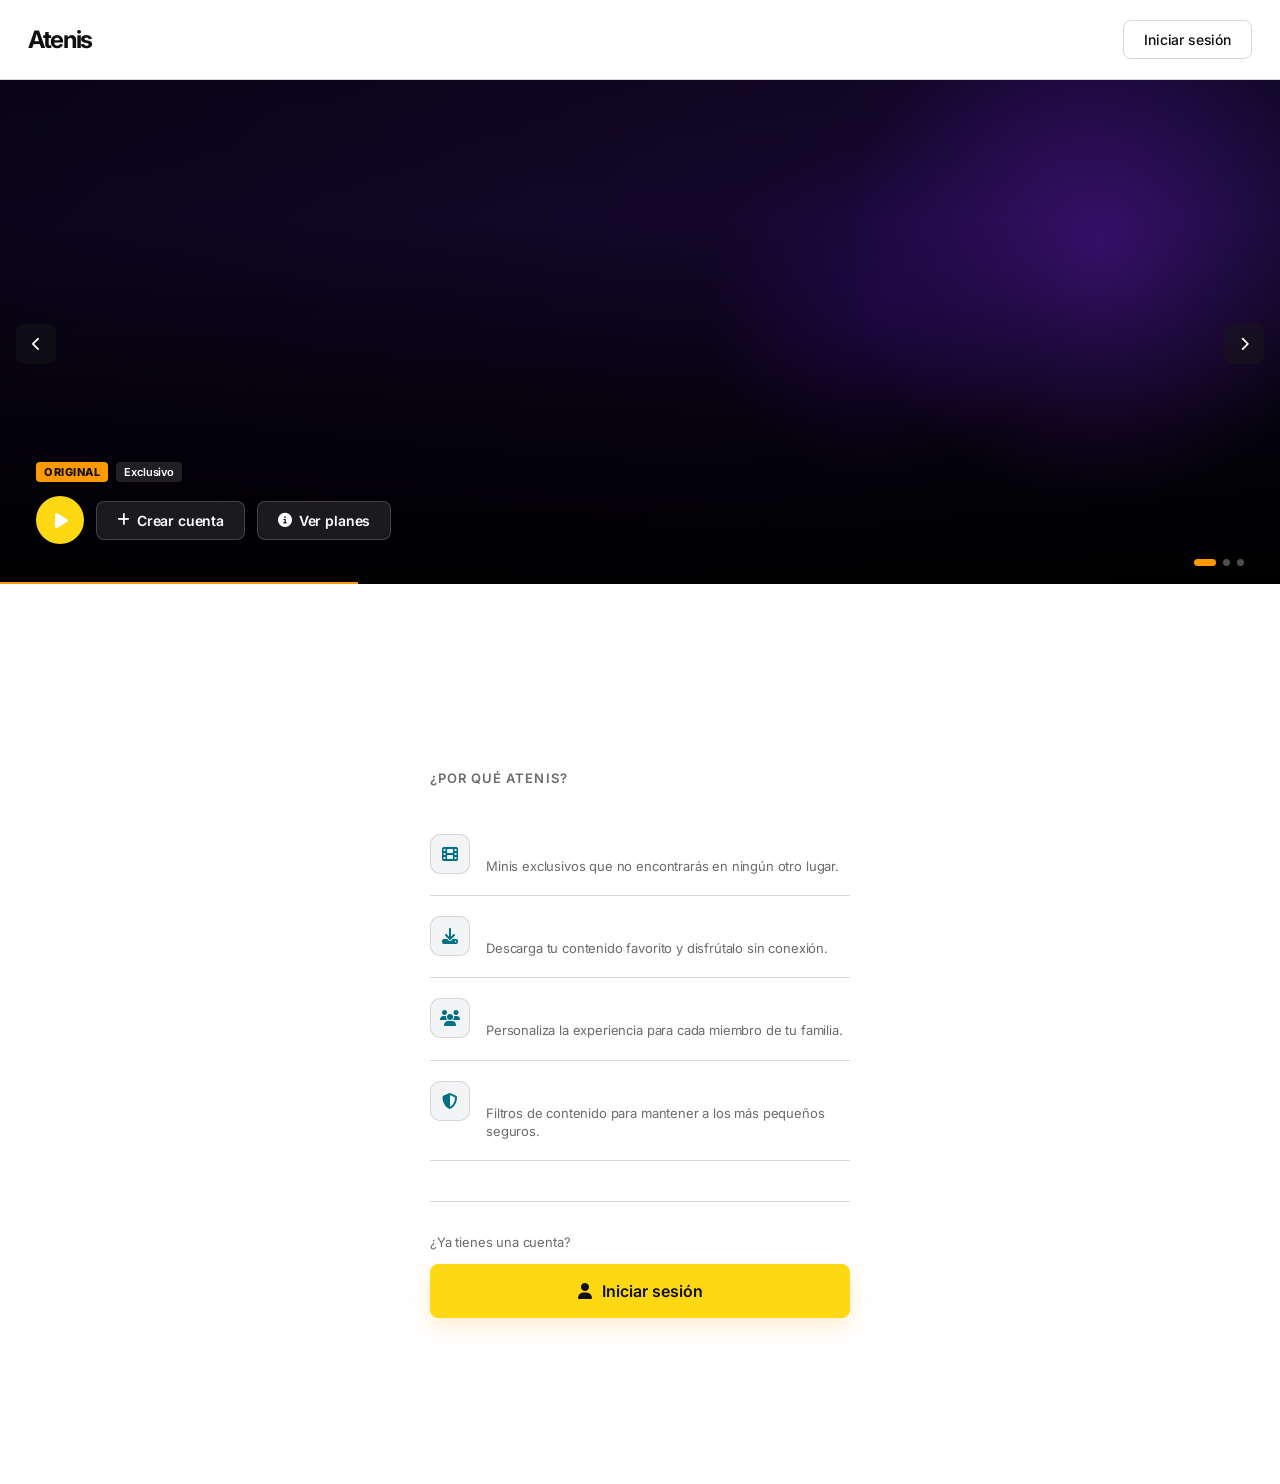
<file: index.html>
<!DOCTYPE html>
<html lang="es">
<head>
  <meta charset="UTF-8">
  <meta name="viewport" content="width=device-width, initial-scale=1.0, maximum-scale=5.0, viewport-fit=cover">
  <meta name="apple-mobile-web-app-capable" content="yes">
  <meta name="apple-mobile-web-app-status-bar-style" content="default">
  <title>Atenis</title>
  <meta name="theme-color" content="#131921">
  <link rel="icon" href="favicon.svg" type="image/svg+xml">
  <link rel="stylesheet" href="https://cdnjs.cloudflare.com/ajax/libs/font-awesome/6.5.1/css/all.min.css">
  <style>
    * {
      margin: 0;
      padding: 0;
      box-sizing: border-box;
    }

    body {
      background: #FFFFFF;
      font-family: "Inter", -apple-system, "SF Pro", "Segoe UI", Roboto, sans-serif;
      color: #0F1111;
      min-height: 100vh;
      display: flex;
      flex-direction: column;
      -webkit-font-smoothing: antialiased;
      -moz-osx-font-smoothing: grayscale;
    }

    /* Header */
    .header {
      position: fixed;
      top: 0;
      left: 0;
      right: 0;
      padding: 20px 28px;
      background: rgba(255,255,255,0.85);
      backdrop-filter: blur(12px);
      -webkit-backdrop-filter: blur(12px);
      z-index: 100;
      display: flex;
      align-items: center;
      justify-content: space-between;
      border-bottom: 1px solid #D5D9D9;
    }

    .logo {
      font-size: 24px;
      font-weight: 700;
      color: #0F1111;
      letter-spacing: -0.5px;
    }

    .header-login {
      background: transparent;
      border: 1px solid #D5D9D9;
      color: #0F1111;
      padding: 10px 20px;
      border-radius: 8px;
      font-size: 14px;
      font-weight: 500;
      cursor: pointer;
      text-decoration: none;
      transition: border-color 0.2s ease, background 0.2s ease;
    }

    .header-login:hover {
      background: #F0F2F2;
      border-color: #D5D9D9;
    }

    /* Hero Section */
    .hero {
      flex: 1;
      display: flex;
      flex-direction: column;
      justify-content: center;
      padding: 120px 28px 60px;
      max-width: 680px;
    }

    .hero-eyebrow {
      display: inline-flex;
      align-items: center;
      gap: 8px;
      background: rgba(255,153,0,0.08);
      border: 1px solid rgba(255,153,0,0.3);
      color: #FF9900;
      font-size: 12px;
      font-weight: 600;
      letter-spacing: 0.08em;
      text-transform: uppercase;
      padding: 6px 14px;
      border-radius: 999px;
      margin-bottom: 28px;
    }

    .hero-title {
      font-size: clamp(52px, 10vw, 88px);
      font-weight: 700;
      color: #0F1111;
      letter-spacing: -3px;
      line-height: 0.95;
      margin-bottom: 24px;
    }

    .hero-title span {
      color: #FF9900;
    }

    .hero-description {
      font-size: 18px;
      color: #565959;
      line-height: 1.6;
      margin-bottom: 44px;
      font-weight: 400;
      max-width: 520px;
    }

    .hero-actions {
      display: flex;
      gap: 12px;
      flex-wrap: wrap;
    }

    .btn-primary {
      background: #FFD814;
      color: #0F1111;
      border: none;
      padding: 16px 32px;
      min-height: 48px;
      border-radius: 8px;
      font-size: 16px;
      font-weight: 700;
      cursor: pointer;
      text-decoration: none;
      display: inline-flex;
      align-items: center;
      gap: 10px;
      transition: background 0.2s ease;
      white-space: nowrap;
    }

    .btn-primary:hover {
      background: #F7CA00;
    }

    .btn-outline {
      background: transparent;
      color: #0F1111;
      border: 1px solid #D5D9D9;
      padding: 16px 32px;
      min-height: 48px;
      border-radius: 8px;
      font-size: 16px;
      font-weight: 600;
      cursor: pointer;
      text-decoration: none;
      display: inline-flex;
      align-items: center;
      gap: 10px;
      transition: border-color 0.2s ease, background 0.2s ease;
      white-space: nowrap;
    }

    .btn-outline:hover {
      background: #F0F2F2;
      border-color: #D5D9D9;
    }

    /* Stats row */
    .stats-row {
      display: flex;
      gap: 40px;
      margin-top: 64px;
      padding-top: 40px;
      border-top: 1px solid #D5D9D9;
      flex-wrap: wrap;
    }

    .stat-item {}

    .stat-value {
      font-size: 28px;
      font-weight: 700;
      color: #0F1111;
      letter-spacing: -0.5px;
      margin-bottom: 4px;
    }

    .stat-label {
      font-size: 13px;
      color: #6b6b6b;
      font-weight: 400;
    }

    /* Right side - feature list */
    .page-layout {
      display: flex;
      min-height: 100vh;
      align-items: stretch;
    }

    .hero-side {
      flex: 1;
      display: flex;
      flex-direction: column;
      justify-content: center;
      padding: 120px 28px 60px;
      max-width: 640px;
    }

    .right-side {
      flex: 1;
      max-width: 500px;
      margin: 0 auto;
      background: #F0F2F2;
      display: flex;
      flex-direction: column;
      justify-content: center;
      padding: 80px 40px 60px;
    }

    .features-list-title {
      font-size: 13px;
      font-weight: 600;
      letter-spacing: 0.08em;
      text-transform: uppercase;
      color: #6b6b6b;
      margin-bottom: 28px;
    }

    .feature-row {
      display: flex;
      align-items: flex-start;
      gap: 16px;
      padding: 20px 0;
      border-bottom: 1px solid #D5D9D9;
    }

    .feature-row:last-of-type {
      border-bottom: none;
    }

    .feature-row-icon {
      width: 40px;
      height: 40px;
      background: #FFFFFF;
      border: 1px solid #D5D9D9;
      border-radius: 10px;
      display: flex;
      align-items: center;
      justify-content: center;
      flex-shrink: 0;
      color: #007185;
      font-size: 16px;
    }

    .feature-row-text {}

    .feature-row-name {
      font-size: 15px;
      font-weight: 600;
      color: #ffffff;
      margin-bottom: 4px;
    }

    .feature-row-desc {
      font-size: 13px;
      color: #6b6b6b;
      line-height: 1.4;
    }

    .right-cta {
      margin-top: 40px;
      padding-top: 32px;
      border-top: 1px solid #D5D9D9;
    }

    .right-cta-text {
      font-size: 13px;
      color: #6b6b6b;
      margin-bottom: 14px;
    }

    /* ===== PROMO SLIDER ===== */
    .promo-slider {
      position: relative;
      width: 100%;
      height: 520px;
      overflow: hidden;
      margin-top: 64px;
      flex-shrink: 0;
    }

    .slide {
      position: absolute;
      inset: 0;
      opacity: 0;
      transition: opacity 0.8s ease;
      display: flex;
      align-items: flex-end;
    }

    .slide.active {
      opacity: 1;
      z-index: 2;
    }

    .slide-bg {
      position: absolute;
      inset: 0;
      background-size: cover;
      background-position: center top;
    }

    .slide-bg::after {
      content: '';
      position: absolute;
      inset: 0;
      background: linear-gradient(
        to bottom,
        rgba(0,0,0,0.15) 0%,
        rgba(0,0,0,0.0) 30%,
        rgba(0,0,0,0.75) 70%,
        rgba(0,0,0,0.97) 100%
      );
    }

    /* Fondos de cada slide — si hay imagen de póster se muestra encima del gradiente */
    .slide-bg {
      background-color: #050505;
    }
    .slide:nth-child(1) .slide-bg {
      background: linear-gradient(135deg, #0a0518 0%, #150830 60%, #0a0a20 100%);
    }
    .slide:nth-child(2) .slide-bg {
      background: linear-gradient(135deg, #0a1a0a 0%, #051a10 40%, #0a3020 70%, #050f0a 100%);
    }
    .slide:nth-child(3) .slide-bg {
      background: linear-gradient(135deg, #1a0a00 0%, #2d1200 40%, #3d1800 70%, #150800 100%);
    }
    .slide:nth-child(4) .slide-bg {
      background: linear-gradient(135deg, #000a1a 0%, #001530 40%, #002050 70%, #000d20 100%);
    }
    /* Cuando el slide-bg tiene una imagen de póster */
    .slide-bg.has-poster {
      background-size: cover;
      background-position: center 20%;
      background-repeat: no-repeat;
    }

    /* Decorative cinematic shapes per slide */
    .slide-deco {
      position: absolute;
      inset: 0;
      overflow: hidden;
      pointer-events: none;
    }

    .slide:nth-child(1) .slide-deco::before {
      content: '';
      position: absolute;
      top: -80px; right: -80px;
      width: 520px; height: 520px;
      border-radius: 50%;
      background: radial-gradient(circle, rgba(120,30,220,0.35) 0%, transparent 70%);
    }
    .slide:nth-child(1) .slide-deco::after {
      content: '';
      position: absolute;
      bottom: 20%; left: 55%;
      width: 340px; height: 340px;
      border-radius: 50%;
      background: radial-gradient(circle, rgba(60,10,130,0.3) 0%, transparent 70%);
    }

    .slide:nth-child(2) .slide-deco::before {
      content: '';
      position: absolute;
      top: -60px; right: 10%;
      width: 480px; height: 480px;
      border-radius: 50%;
      background: radial-gradient(circle, rgba(6,193,103,0.25) 0%, transparent 70%);
    }

    .slide:nth-child(3) .slide-deco::before {
      content: '';
      position: absolute;
      top: -40px; right: 5%;
      width: 500px; height: 500px;
      border-radius: 50%;
      background: radial-gradient(circle, rgba(220,80,0,0.28) 0%, transparent 70%);
    }

    .slide:nth-child(4) .slide-deco::before {
      content: '';
      position: absolute;
      top: -60px; right: 8%;
      width: 460px; height: 460px;
      border-radius: 50%;
      background: radial-gradient(circle, rgba(0,100,220,0.28) 0%, transparent 70%);
    }

    .slide-content {
      position: relative;
      z-index: 3;
      padding: 0 36px 40px;
      width: 100%;
      max-width: 640px;
    }

    .slide-badges {
      display: flex;
      align-items: center;
      gap: 8px;
      margin-bottom: 14px;
      flex-wrap: wrap;
    }

    .badge-top {
      background: #FF9900;
      color: #0F1111;
      font-size: 11px;
      font-weight: 800;
      padding: 3px 8px;
      border-radius: 4px;
      letter-spacing: 0.05em;
      text-transform: uppercase;
    }

    .badge-tag {
      background: rgba(255,255,255,0.12);
      color: #ffffff;
      font-size: 11px;
      font-weight: 600;
      padding: 3px 8px;
      border-radius: 4px;
      backdrop-filter: blur(4px);
    }


    .slide-title {
      display: none !important;
      font-size: clamp(30px, 5.5vw, 56px);
      font-weight: 900;
      color: #ffffff;
      letter-spacing: -1.5px;
      line-height: 1.05;
      margin-bottom: 12px;
      text-shadow: 0 2px 24px rgba(0,0,0,0.7);
    }

    .slide-desc {
      display: none !important;
      font-size: 14px;
      color: rgba(255,255,255,0.68);
      line-height: 1.6;
      margin-bottom: 14px;
      max-width: 480px;
      font-weight: 400;
      display: -webkit-box;
      -webkit-line-clamp: 2;
      -webkit-box-orient: vertical;
      overflow: hidden;
    }

    .slide-countdown {
      display: inline-flex;
      align-items: center;
      gap: 6px;
      background: rgba(255,107,0,0.12);
      border: 1px solid rgba(255,107,0,0.45);
      color: #ff8c3a;
      font-size: 12px;
      font-weight: 700;
      padding: 5px 13px;
      border-radius: 20px;
      margin-bottom: 16px;
      letter-spacing: 0.03em;
    }

    .slide-countdown::before {
      content: '';
      width: 6px; height: 6px;
      border-radius: 50%;
      background: #ff6b00;
      animation: cdPulse 1.2s infinite;
      flex-shrink: 0;
    }

    @keyframes cdPulse {
      0%,100% { opacity: 1; transform: scale(1); }
      50%      { opacity: 0.5; transform: scale(1.4); }
    }

    .slide-meta {
      font-size: 13px;
      color: rgba(255,255,255,0.65);
      margin-bottom: 20px;
      display: flex;
      align-items: center;
      gap: 10px;
      flex-wrap: wrap;
    }

    .slide-meta span {
      display: flex;
      align-items: center;
      gap: 4px;
    }

    .slide-meta-dot {
      width: 3px;
      height: 3px;
      background: rgba(255,255,255,0.35);
      border-radius: 50%;
      display: inline-block;
    }

    .slide-actions {
      display: flex;
      align-items: center;
      gap: 12px;
    }

    .slide-play-btn {
      width: 48px;
      height: 48px;
      background: #FFD814;
      border: none;
      border-radius: 50%;
      display: flex;
      align-items: center;
      justify-content: center;
      cursor: pointer;
      transition: transform 0.2s, background 0.2s;
      flex-shrink: 0;
      text-decoration: none;
    }

    .slide-play-btn:hover {
      background: #F7CA00;
      transform: scale(1.08);
    }

    .slide-play-btn i {
      color: #FFFFFF;
      font-size: 17px;
      margin-left: 2px;
    }

    .slide-watch-btn {
      background: rgba(255,255,255,0.1);
      color: #ffffff;
      border: 1px solid rgba(255,255,255,0.18);
      padding: 10px 20px;
      border-radius: 8px;
      font-size: 14px;
      font-weight: 600;
      cursor: pointer;
      text-decoration: none;
      display: inline-flex;
      align-items: center;
      gap: 7px;
      backdrop-filter: blur(8px);
      transition: background 0.2s, border-color 0.2s;
      white-space: nowrap;
    }

    .slide-watch-btn:hover {
      background: rgba(255,255,255,0.18);
      border-color: rgba(255,255,255,0.3);
    }

    /* Slider navigation dots */
    .slider-dots {
      position: absolute;
      bottom: 18px;
      right: 36px;
      display: flex;
      gap: 7px;
      z-index: 10;
    }

    .slider-dot {
      width: 7px;
      height: 7px;
      border-radius: 50%;
      background: rgba(255,255,255,0.3);
      border: none;
      cursor: pointer;
      transition: background 0.3s, transform 0.3s, width 0.3s;
      padding: 0;
    }

    .slider-dot.active {
      background: #FF9900;
      width: 22px;
      border-radius: 4px;
    }

    /* Slider arrows */
    .slider-arrow {
      position: absolute;
      top: 50%;
      transform: translateY(-50%);
      width: 40px;
      height: 40px;
      background: rgba(25,25,25,0.5);
      border: 1px solid rgba(255,255,255,0.1);
      border-radius: 50%;
      color: #ffffff;
      font-size: 14px;
      display: flex;
      align-items: center;
      justify-content: center;
      cursor: pointer;
      z-index: 10;
      transition: background 0.2s;
      backdrop-filter: blur(8px);
    }

    .slider-arrow:hover {
      background: rgba(255,153,0,0.35);
      border-color: #FF9900;
    }

    .slider-arrow-prev { left: 16px; }
    .slider-arrow-next { right: 16px; }

    /* Progress bar */
    .slider-progress {
      position: absolute;
      bottom: 0;
      left: 0;
      height: 2px;
      background: #FF9900;
      z-index: 10;
      transition: width 0.1s linear;
    }

    /* ===== SECTION DIVIDER ===== */
    .section-divider {
      display: flex;
      align-items: center;
      padding: 28px 36px 0;
      gap: 12px;
    }

    .section-divider-line {
      width: 3px;
      height: 20px;
      background: #FF9900;
      border-radius: 2px;
      flex-shrink: 0;
    }

    .section-divider-text {
      font-size: 12px;
      font-weight: 700;
      letter-spacing: 0.1em;
      text-transform: uppercase;
      color: #6b6b6b;
    }

    /* Mobile */
    @media (max-width: 900px) {
      .page-layout {
        flex-direction: column;
      }

      .right-side {
        flex: none;
        border-left: none;
        border-top: 1px solid #D5D9D9;
        padding: 48px 28px;
      }

      .hero-side {
        max-width: 100%;
        padding: 100px 24px 48px;
      }

      .stats-row {
        gap: 24px;
      }
    }

    @media (max-width: 480px) {
      .hero-actions {
        flex-direction: column;
      }

      .btn-primary,
      .btn-outline {
        justify-content: center;
      }

      .stats-row {
        gap: 20px;
      }

      .stat-value {
        font-size: 22px;
      }
    }
  </style>
  <link rel="stylesheet" href="uber-theme.css?v=15">
</head>
<body>

  <!-- Header -->
  <header class="header">
    <div class="logo">Atenis</div>
    <a href="login.html" class="header-login">Iniciar sesión</a>
  </header>

  <!-- Promo Slider — los slides se generan automáticamente desde catalog.js -->
  <section class="promo-slider" id="promoSlider">
    <button class="slider-arrow slider-arrow-prev" onclick="slideMove(-1)" aria-label="Anterior">
      <i class="fas fa-chevron-left"></i>
    </button>
    <button class="slider-arrow slider-arrow-next" onclick="slideMove(1)" aria-label="Siguiente">
      <i class="fas fa-chevron-right"></i>
    </button>
    <div class="slider-dots" id="sliderDots"></div>
    <div class="slider-progress" id="sliderProgress"></div>
  </section>

  <!-- Layout -->
  <div class="page-layout">



    <!-- Panel derecho con features -->
    <div class="right-side">
      <div class="features-list-title">¿Por qué Atenis?</div>

      <div class="feature-row">
        <div class="feature-row-icon">
          <i class="fas fa-film"></i>
        </div>
        <div class="feature-row-text">
          <div class="feature-row-name">Contenido original</div>
          <div class="feature-row-desc">Minis exclusivos que no encontrarás en ningún otro lugar.</div>
        </div>
      </div>

      <div class="feature-row">
        <div class="feature-row-icon">
          <i class="fas fa-download"></i>
        </div>
        <div class="feature-row-text">
          <div class="feature-row-name">Ver offline</div>
          <div class="feature-row-desc">Descarga tu contenido favorito y disfrútalo sin conexión.</div>
        </div>
      </div>

      <div class="feature-row">
        <div class="feature-row-icon">
          <i class="fas fa-users"></i>
        </div>
        <div class="feature-row-text">
          <div class="feature-row-name">Perfiles múltiples</div>
          <div class="feature-row-desc">Personaliza la experiencia para cada miembro de tu familia.</div>
        </div>
      </div>

      <div class="feature-row">
        <div class="feature-row-icon">
          <i class="fas fa-shield-alt"></i>
        </div>
        <div class="feature-row-text">
          <div class="feature-row-name">Control parental</div>
          <div class="feature-row-desc">Filtros de contenido para mantener a los más pequeños seguros.</div>
        </div>
      </div>

      <div class="right-cta">
        <div class="right-cta-text">¿Ya tienes una cuenta?</div>
        <a href="login.html" class="btn-primary" style="justify-content: center; width: 100%;">
          <i class="fas fa-user"></i>
          Iniciar sesión
        </a>
      </div>
    </div>

  </div>

  <script src="catalog.js"></script>
  <script>
    // ═══════════════════════════════════════════════════════════
    //  SLIDER AUTOMÁTICO — lee catalog.js y genera los slides
    // ═══════════════════════════════════════════════════════════

    const SLIDE_GRADIENTS = [
      'linear-gradient(135deg,#0a0518 0%,#150830 60%,#0a0a20 100%)',
      'linear-gradient(135deg,#051a10 0%,#0a3020 60%,#050f0a 100%)',
      'linear-gradient(135deg,#1a0a00 0%,#3d1800 60%,#150800 100%)',
      'linear-gradient(135deg,#000a1a 0%,#002050 60%,#000d20 100%)',
      'linear-gradient(135deg,#1a001a 0%,#3d0050 60%,#150015 100%)',
      'linear-gradient(135deg,#001a1a 0%,#003030 60%,#000f0f 100%)',
    ];

    function _isAvailable(item) {
      if (!item.releaseDate) return true;
      return new Date() >= new Date(item.releaseDate);
    }

    function _badge(item) {
      if (item.isLocked && !_isAvailable(item))
        return { text: 'ESTRENO', color: '#ff6b00' };
      const map = {
        'movie':     { text: 'PELÍCULA',     color: '#FF9900' },
        'series':    { text: 'SERIE',         color: '#FF9900' },
        'shortfilm': { text: 'CORTOMETRAJE',  color: '#FF9900' },
      };
      return map[item.type] || { text: 'ORIGINAL', color: '#FF9900' };
    }

    function _typeLabel(type) {
      return { movie:'Película', series:'Serie', shortfilm:'Cortometraje' }[type] || 'Contenido';
    }

    // Slides promocionales de respaldo: se usan cuando no hay catálogo
    // disponible (index.html es estático y no consulta Firebase).
    function _buildFallbackSlides(slider, dotsEl, arrowPrev) {
      const promos = [
        { badge: 'ORIGINAL', color: '#FF9900', title: 'Atenis Originals',
          desc: 'Películas, series y minis creados para ti. Historias que no verás en ningún otro lugar.',
          tag: 'Exclusivo' },
        { badge: 'MINIS', color: '#FF9900', title: 'Minis verticales',
          desc: 'Dramas cortos en formato vertical, perfectos para ver donde quieras, cuando quieras.',
          tag: 'Nuevo' },
        { badge: '4K', color: '#FF9900', title: 'Calidad cinematográfica',
          desc: 'Imagen nítida y sonido envolvente en todos tus dispositivos. Crea tu cuenta gratis.',
          tag: 'HD · 4K' },
      ];
      promos.forEach((p, i) => {
        const slide = document.createElement('div');
        slide.className = 'slide' + (i === 0 ? ' active' : '');
        slide.innerHTML = `
          <div class="slide-bg" style="background:${SLIDE_GRADIENTS[i % SLIDE_GRADIENTS.length]};"></div>
          <div class="slide-deco"></div>
          <div class="slide-content">
            <div class="slide-badges">
              <span class="badge-top" style="background:${p.color};">${p.badge}</span>
              <span class="badge-tag">${p.tag}</span>
            </div>
            <div class="slide-title">${p.title}</div>
            <p class="slide-desc">${p.desc}</p>
            <div class="slide-actions">
              <a href="login.html" class="slide-play-btn" aria-label="Reproducir"><i class="fas fa-play"></i></a>
              <a href="login.html" class="slide-watch-btn"><i class="fas fa-plus"></i> Crear cuenta</a>
              <a href="landing.html" class="slide-watch-btn"><i class="fas fa-info-circle"></i> Ver planes</a>
            </div>
          </div>`;
        slider.insertBefore(slide, arrowPrev);

        const dot = document.createElement('button');
        dot.className = 'slider-dot' + (i === 0 ? ' active' : '');
        dot.setAttribute('aria-label', 'Ir a la diapositiva ' + (i + 1));
        dot.addEventListener('click', () => { clearAutoPlay(); goToSlide(i); startAutoPlay(); });
        dotsEl.appendChild(dot);
      });
      totalSlides = promos.length;
      startAutoPlay();
    }

    function buildSlider() {
      const slider = document.getElementById('promoSlider');
      const dotsEl = document.getElementById('sliderDots');
      const arrowPrev = slider.querySelector('.slider-arrow-prev');

      // Disponibles primero, luego próximos; máximo 6 slides
      const all      = Object.values(seriesDatabase).filter(s => s.isFeatured || s.isTrending);
      const avail    = all.filter(s => !s.isLocked || _isAvailable(s));
      const upcoming = all.filter(s => s.isLocked  && !_isAvailable(s));
      const items    = [...avail, ...upcoming].slice(0, 6);

      // Sin catálogo (index.html no usa Firebase): mostrar slides promocionales
      // de respaldo para que el hero nunca quede vacío.
      if (!items.length) {
        _buildFallbackSlides(slider, dotsEl, arrowPrev);
        return;
      }

      items.forEach((item, i) => {
        const badge  = _badge(item);
        const genre  = (item.genre || '').split(',')[0].trim();
        const label  = _typeLabel(item.type);
        const title  = item.spanishTitle || item.title;
        const locked = item.isLocked && !_isAvailable(item);
        const cdId   = `slide-cd-${i}`;

        const bgStyle = item.poster
          ? `background-image:url('${item.poster}');background-size:cover;background-position:center 20%;background-repeat:no-repeat;`
          : `background:${SLIDE_GRADIENTS[i % SLIDE_GRADIENTS.length]};`;

        const descHtml = item.description
          ? `<p class="slide-desc">${item.description}</p>` : '';
        const cdHtml   = (locked && item.releaseDate)
          ? `<div class="slide-countdown" id="${cdId}">Calculando...</div>` : '';

        const slide = document.createElement('div');
        slide.className = 'slide' + (i === 0 ? ' active' : '');
        slide.innerHTML = `
          <div class="slide-bg" style="${bgStyle}"></div>
          <div class="slide-deco"></div>
          <div class="slide-content">
            <div class="slide-badges">
              <span class="badge-top" style="background:${badge.color};">${badge.text}</span>
              <span class="badge-tag">${genre}</span>
              <span class="badge-tag">${label}</span>
            </div>
            <div class="slide-title">${title}</div>
            ${descHtml}
            ${cdHtml}
            <div class="slide-meta">
              <span>${item.year}</span>
              <span class="slide-meta-dot"></span>
              <span>${item.duration}</span>
              <span class="slide-meta-dot"></span>
              <span>${label}</span>
            </div>
            <div class="slide-actions">
              <a href="login.html" class="slide-play-btn" aria-label="Reproducir"><i class="fas fa-play"></i></a>
              <a href="login.html" class="slide-watch-btn"><i class="fas fa-plus"></i> Mi lista</a>
              <a href="login.html" class="slide-watch-btn"><i class="fas fa-info-circle"></i> Más info</a>
            </div>
          </div>`;
        slider.insertBefore(slide, arrowPrev);

        if (locked && item.releaseDate) _startCountdown(cdId, item.releaseDate);

        const dot = document.createElement('button');
        dot.className = 'slider-dot' + (i === 0 ? ' active' : '');
        dot.setAttribute('aria-label', 'Ir a la diapositiva ' + (i + 1));
        dot.addEventListener('click', () => { clearAutoPlay(); goToSlide(i); startAutoPlay(); });
        dotsEl.appendChild(dot);
      });

      totalSlides = items.length;
      startAutoPlay();
    }

    function _startCountdown(elId, dateStr) {
      (function tick() {
        const el = document.getElementById(elId);
        if (!el) return;
        const diff = new Date(dateStr) - new Date();
        if (diff <= 0) { el.textContent = '¡Disponible ahora!'; return; }
        const d = Math.floor(diff / 86400000);
        const h = Math.floor((diff % 86400000) / 3600000);
        const m = Math.floor((diff % 3600000)  / 60000);
        const s = Math.floor((diff % 60000)    / 1000);
        el.textContent = d > 0
          ? `Estrena en ${d}d ${String(h).padStart(2,'0')}h ${String(m).padStart(2,'0')}m`
          : `Estrena en ${String(h).padStart(2,'0')}h ${String(m).padStart(2,'0')}m ${String(s).padStart(2,'0')}s`;
        setTimeout(tick, 1000);
      })();
    }

    // ═══ Controles del slider ═══
    let currentSlide = 0;
    let totalSlides  = 0;
    let progressTimer = null;
    let progressWidth = 0;
    const SLIDE_DURATION   = 5000;
    const PROGRESS_INTERVAL = 50;

    function getSlides() { return document.querySelectorAll('.slide'); }
    function getDots()   { return document.querySelectorAll('.slider-dot'); }

    function goToSlide(index) {
      if (!totalSlides) return;
      const slides = getSlides(), dots = getDots();
      slides[currentSlide].classList.remove('active');
      dots[currentSlide].classList.remove('active');
      currentSlide = (index + totalSlides) % totalSlides;
      slides[currentSlide].classList.add('active');
      dots[currentSlide].classList.add('active');
      resetProgress();
    }

    function slideMove(dir) {
      clearAutoPlay();
      goToSlide(currentSlide + dir);
      startAutoPlay();
    }

    function resetProgress() {
      progressWidth = 0;
      document.getElementById('sliderProgress').style.width = '0%';
    }

    function startAutoPlay() {
      clearAutoPlay();
      progressWidth = 0;
      progressTimer = setInterval(() => {
        progressWidth += (PROGRESS_INTERVAL / SLIDE_DURATION) * 100;
        document.getElementById('sliderProgress').style.width = progressWidth + '%';
        if (progressWidth >= 100) goToSlide(currentSlide + 1);
      }, PROGRESS_INTERVAL);
    }

    function clearAutoPlay() { clearInterval(progressTimer); }

    document.getElementById('promoSlider').addEventListener('mouseenter', clearAutoPlay);
    document.getElementById('promoSlider').addEventListener('mouseleave', startAutoPlay);

    let touchStartX = 0;
    document.getElementById('promoSlider').addEventListener('touchstart', e => {
      touchStartX = e.touches[0].clientX;
    }, { passive: true });
    document.getElementById('promoSlider').addEventListener('touchend', e => {
      const diff = touchStartX - e.changedTouches[0].clientX;
      if (Math.abs(diff) > 40) slideMove(diff > 0 ? 1 : -1);
    }, { passive: true });

    buildSlider();
  </script>
</body>
</html>
</file>
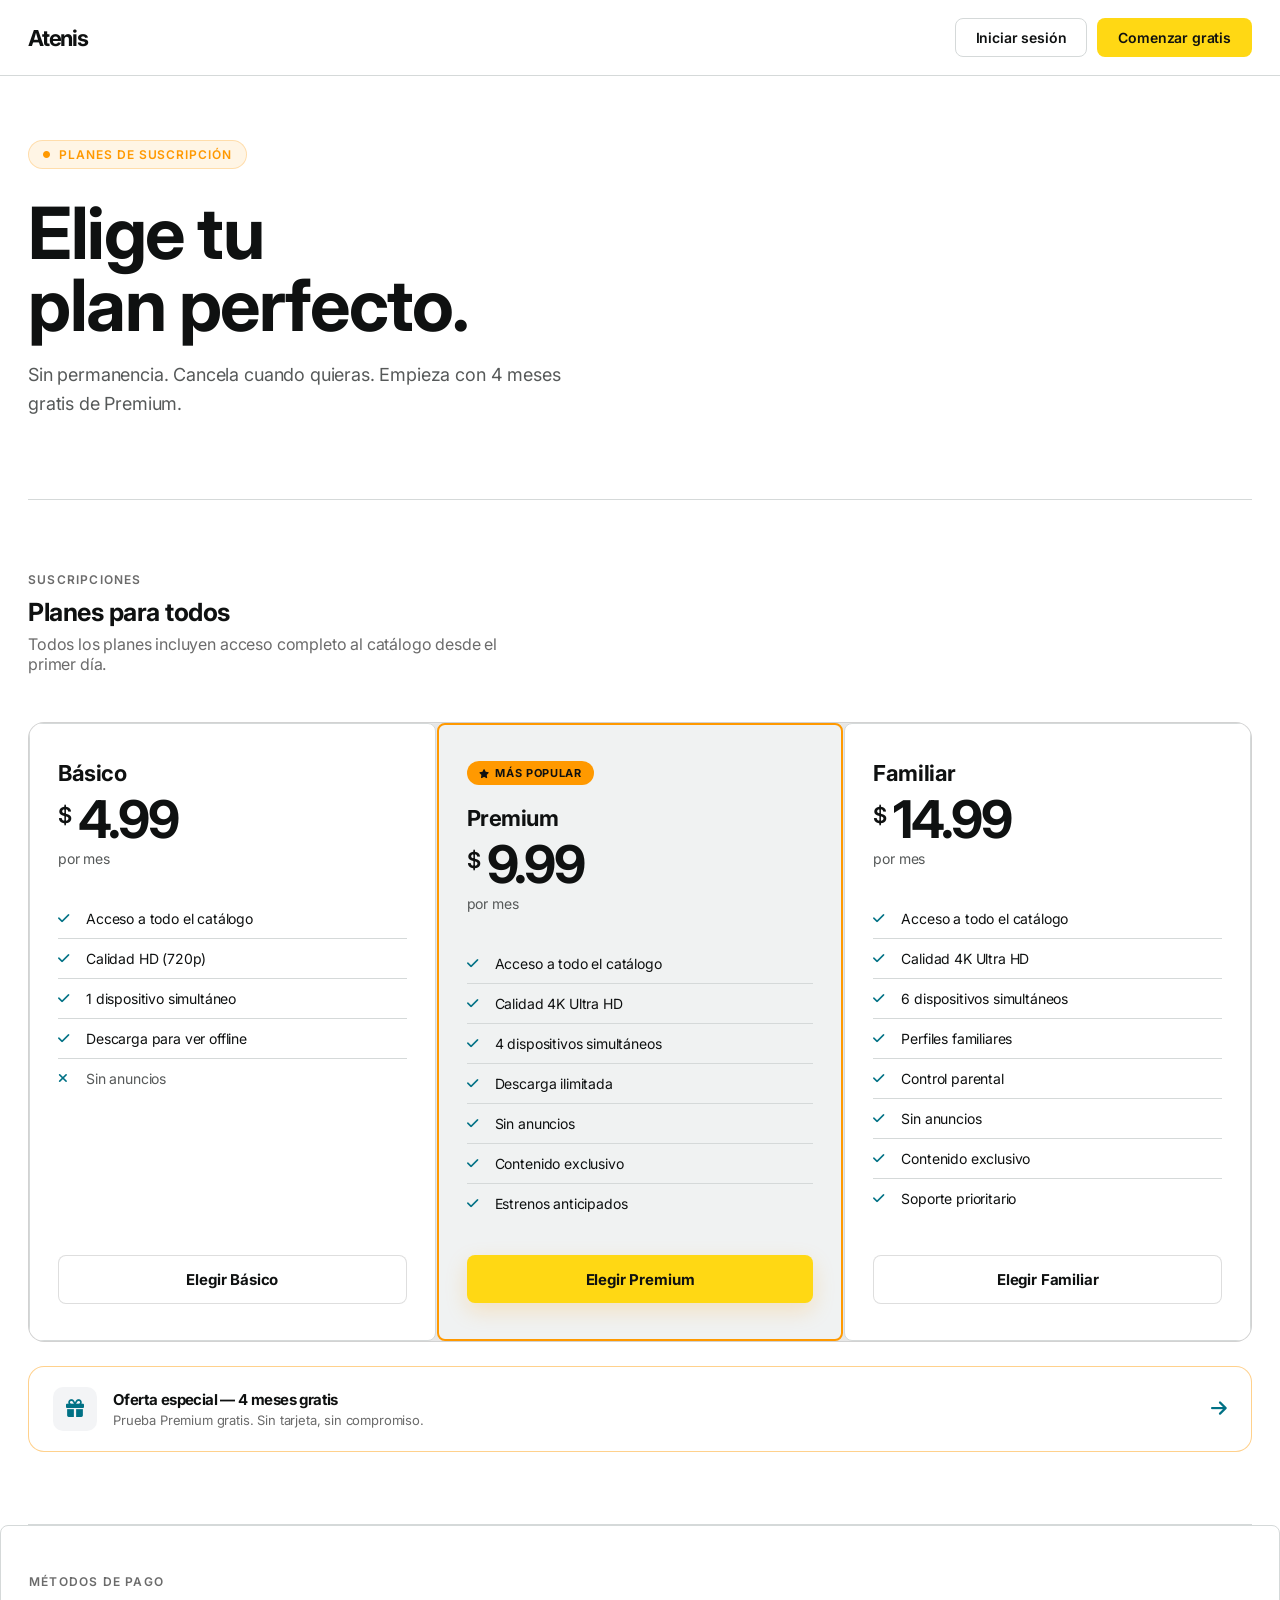
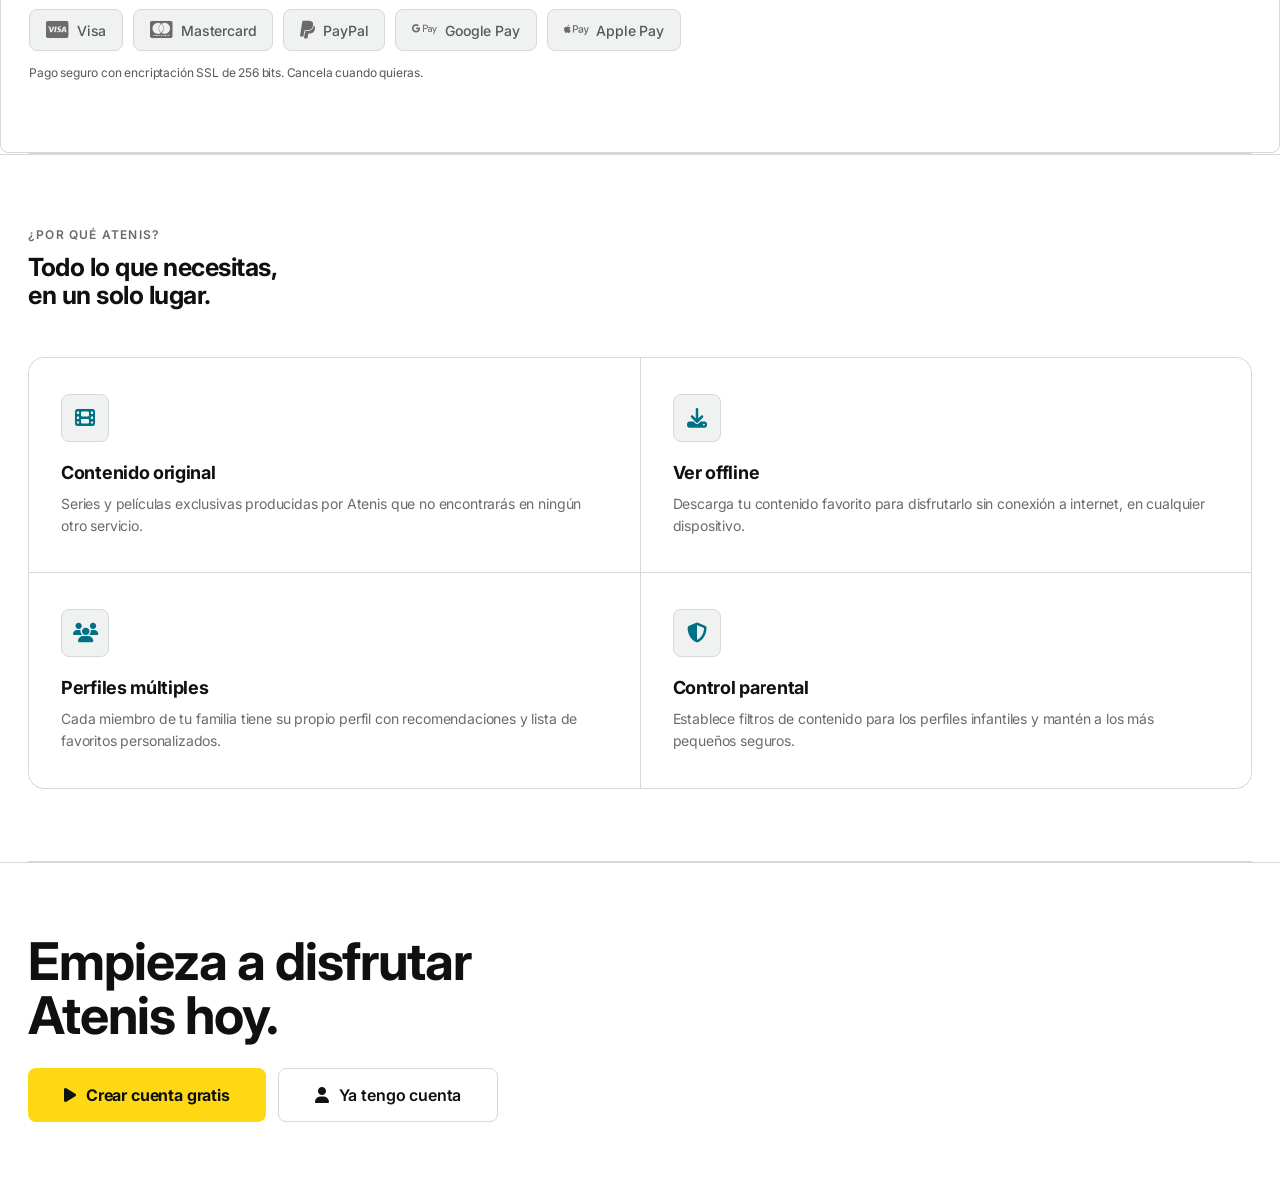
<file: landing.html>
<!DOCTYPE html>
<html lang="es">
<head>
  <meta charset="UTF-8">
  <meta name="viewport" content="width=device-width, initial-scale=1.0, maximum-scale=5.0, viewport-fit=cover">
  <meta name="apple-mobile-web-app-capable" content="yes">
  <meta name="apple-mobile-web-app-status-bar-style" content="default">
  <title>Atenis — Planes de suscripción</title>
  <meta name="theme-color" content="#131921">
  <link rel="icon" href="favicon.svg" type="image/svg+xml">
  <link rel="stylesheet" href="https://cdnjs.cloudflare.com/ajax/libs/font-awesome/6.5.1/css/all.min.css">
  <style>
    * {
      margin: 0;
      padding: 0;
      box-sizing: border-box;
    }

    body {
      background: #FFFFFF;
      font-family: "Inter", -apple-system, "SF Pro", "Segoe UI", Roboto, sans-serif;
      color: #0F1111;
      min-height: 100vh;
      overflow-x: hidden;
      -webkit-font-smoothing: antialiased;
    }

    /* ── Header ─────────────────────────── */
    .header {
      position: fixed;
      top: 0;
      left: 0;
      right: 0;
      padding: 18px 28px;
      background: rgba(255,255,255,0.9);
      backdrop-filter: blur(12px);
      -webkit-backdrop-filter: blur(12px);
      border-bottom: 1px solid #D5D9D9;
      z-index: 100;
      display: flex;
      align-items: center;
      justify-content: space-between;
    }

    .logo {
      font-size: 22px;
      font-weight: 700;
      color: #0F1111;
      letter-spacing: -0.5px;
      text-decoration: none;
    }

    .header-actions {
      display: flex;
      gap: 10px;
      align-items: center;
    }

    .header-btn {
      padding: 10px 20px;
      border-radius: 8px;
      font-size: 14px;
      font-weight: 600;
      cursor: pointer;
      text-decoration: none;
      display: inline-flex;
      align-items: center;
      gap: 8px;
      transition: background 0.2s ease, border-color 0.2s ease;
      border: 1px solid transparent;
    }

    .header-btn.outline {
      background: transparent;
      border-color: #D5D9D9;
      color: #0F1111;
    }

    .header-btn.outline:hover {
      background: #F0F2F2;
      border-color: #565959;
    }

    .header-btn.solid {
      background: #FFD814;
      color: #0F1111;
    }

    .header-btn.solid:hover {
      background: #F7CA00;
    }

    /* ── Hero ────────────────────────────── */
    .hero {
      padding: 140px 28px 80px;
      max-width: 800px;
    }

    .hero-tag {
      display: inline-flex;
      align-items: center;
      gap: 8px;
      background: rgba(255,153,0,0.1);
      border: 1px solid rgba(255,153,0,0.25);
      color: #FF9900;
      font-size: 12px;
      font-weight: 600;
      letter-spacing: 0.08em;
      text-transform: uppercase;
      padding: 6px 14px;
      border-radius: 999px;
      margin-bottom: 28px;
    }

    .hero-title {
      font-size: clamp(40px, 7vw, 72px);
      font-weight: 800;
      color: #0F1111;
      letter-spacing: -2.5px;
      line-height: 1.0;
      margin-bottom: 20px;
    }

    .hero-subtitle {
      font-size: 18px;
      color: #565959;
      line-height: 1.6;
      max-width: 540px;
      font-weight: 400;
    }

    /* ── Divider ──────────────────────────── */
    .section-divider {
      height: 1px;
      background: #D5D9D9;
      margin: 0 28px;
    }

    /* ── Plans Section ───────────────────── */
    .plans-section {
      padding: 72px 28px;
    }

    .section-label {
      font-size: 12px;
      font-weight: 600;
      letter-spacing: 0.1em;
      text-transform: uppercase;
      color: #6b6b6b;
      margin-bottom: 12px;
    }

    .section-title {
      font-size: clamp(28px, 4vw, 40px);
      font-weight: 800;
      color: #0F1111;
      letter-spacing: -1px;
      line-height: 1.1;
      margin-bottom: 8px;
    }

    .section-desc {
      font-size: 16px;
      color: #6b6b6b;
      font-weight: 400;
      margin-bottom: 48px;
      max-width: 480px;
    }

    /* ── Plans Grid ──────────────────────── */
    .plans-grid {
      display: grid;
      grid-template-columns: repeat(3, 1fr);
      gap: 1px;
      background: #D5D9D9;
      border: 1px solid #D5D9D9;
      border-radius: 16px;
      overflow: hidden;
    }

    .plan-card {
      background: #FFFFFF;
      padding: 36px 28px;
      position: relative;
      display: flex;
      flex-direction: column;
      transition: background 0.2s ease;
    }

    .plan-card:hover {
      background: #F0F2F2;
    }

    .plan-card.popular {
      background: #F0F2F2;
    }

    .popular-badge {
      display: inline-flex;
      align-items: center;
      gap: 6px;
      background: #FF9900;
      color: #0F1111;
      font-size: 11px;
      font-weight: 700;
      letter-spacing: 0.06em;
      text-transform: uppercase;
      padding: 5px 12px;
      border-radius: 999px;
      margin-bottom: 20px;
      width: fit-content;
    }

    .plan-name {
      font-size: 22px;
      font-weight: 700;
      color: #0F1111;
      margin-bottom: 8px;
      letter-spacing: -0.3px;
    }

    .plan-price-row {
      display: flex;
      align-items: baseline;
      gap: 6px;
      margin-bottom: 4px;
    }

    .plan-price {
      font-size: 52px;
      font-weight: 800;
      color: #0F1111;
      letter-spacing: -2px;
      line-height: 1;
    }

    .plan-currency {
      font-size: 22px;
      font-weight: 600;
      color: #0F1111;
      align-self: flex-start;
      margin-top: 8px;
    }

    .plan-period {
      font-size: 14px;
      color: #6b6b6b;
      margin-bottom: 32px;
      font-weight: 400;
    }

    .plan-features {
      list-style: none;
      flex: 1;
      margin-bottom: 32px;
    }

    .plan-features li {
      display: flex;
      align-items: center;
      gap: 12px;
      padding: 11px 0;
      font-size: 14px;
      color: #0F1111;
      border-bottom: 1px solid #F0F2F2;
      font-weight: 400;
    }

    .plan-features li:last-child {
      border-bottom: none;
    }

    .plan-features li .check {
      color: #007185;
      font-size: 13px;
      width: 16px;
      flex-shrink: 0;
    }

    .plan-features li .cross {
      color: #565959;
      font-size: 13px;
      width: 16px;
      flex-shrink: 0;
    }

    .plan-features li.disabled {
      color: #565959;
    }

    .plan-btn {
      width: 100%;
      padding: 14px;
      min-height: 48px;
      border-radius: 8px;
      font-size: 15px;
      font-weight: 700;
      cursor: pointer;
      border: none;
      transition: background 0.2s ease, opacity 0.2s ease;
      display: flex;
      align-items: center;
      justify-content: center;
      gap: 8px;
      text-decoration: none;
    }

    .plan-btn.primary {
      background: #FFD814;
      color: #0F1111;
    }

    .plan-btn.primary:hover {
      background: #F7CA00;
    }

    .plan-btn.ghost {
      background: #F0F2F2;
      color: #0F1111;
      border: 1px solid #D5D9D9;
    }

    .plan-btn.ghost:hover {
      background: #D5D9D9;
      border-color: #D5D9D9;
    }

    /* ── Offer Banner ────────────────────── */
    .offer-banner {
      display: flex;
      align-items: center;
      gap: 16px;
      background: #F0F2F2;
      border: 1px solid #FF9900;
      border-radius: 16px;
      padding: 20px 24px;
      margin-top: 24px;
      cursor: pointer;
      transition: background 0.2s ease;
      text-decoration: none;
    }

    .offer-banner:hover {
      background: #D5D9D9;
    }

    .offer-icon {
      width: 44px;
      height: 44px;
      background: rgba(255,153,0,0.1);
      border-radius: 10px;
      display: flex;
      align-items: center;
      justify-content: center;
      color: #FF9900;
      font-size: 18px;
      flex-shrink: 0;
    }

    .offer-text-block {
      flex: 1;
    }

    .offer-title {
      font-size: 15px;
      font-weight: 700;
      color: #0F1111;
      margin-bottom: 3px;
    }

    .offer-desc {
      font-size: 13px;
      color: #6b6b6b;
      font-weight: 400;
    }

    .offer-arrow {
      color: #007185;
      font-size: 18px;
    }

    /* ── Payment Methods ─────────────────── */
    .payment-section {
      padding: 0 28px 72px;
    }

    .payment-methods {
      display: flex;
      gap: 10px;
      flex-wrap: wrap;
      margin-top: 20px;
    }

    .payment-pill {
      display: flex;
      align-items: center;
      gap: 8px;
      background: #F0F2F2;
      border: 1px solid #D5D9D9;
      border-radius: 8px;
      padding: 10px 16px;
      font-size: 14px;
      font-weight: 500;
      color: #565959;
    }

    .payment-pill i {
      font-size: 20px;
      color: #6b6b6b;
    }

    .payment-note {
      font-size: 12px;
      color: #565959;
      margin-top: 14px;
    }

    /* ── Features Grid ───────────────────── */
    .features-section {
      padding: 72px 28px;
      border-top: 1px solid #D5D9D9;
    }

    .features-grid {
      display: grid;
      grid-template-columns: repeat(2, 1fr);
      gap: 1px;
      background: #D5D9D9;
      border: 1px solid #D5D9D9;
      border-radius: 16px;
      overflow: hidden;
      margin-top: 48px;
    }

    .feature-block {
      background: #FFFFFF;
      padding: 36px 32px;
      transition: background 0.2s ease;
    }

    .feature-block:hover {
      background: #F0F2F2;
    }

    .feature-icon {
      width: 48px;
      height: 48px;
      background: #F0F2F2;
      border: 1px solid #D5D9D9;
      border-radius: 8px;
      display: flex;
      align-items: center;
      justify-content: center;
      color: #007185;
      font-size: 20px;
      margin-bottom: 20px;
    }

    .feature-name {
      font-size: 18px;
      font-weight: 700;
      color: #0F1111;
      margin-bottom: 10px;
      letter-spacing: -0.3px;
    }

    .feature-desc {
      font-size: 14px;
      color: #6b6b6b;
      line-height: 1.55;
      font-weight: 400;
    }

    /* ── Bottom CTA ──────────────────────── */
    .bottom-cta {
      padding: 72px 28px;
      border-top: 1px solid #D5D9D9;
      display: flex;
      flex-direction: column;
      align-items: flex-start;
      gap: 24px;
    }

    .cta-title {
      font-size: clamp(32px, 5vw, 52px);
      font-weight: 800;
      color: #0F1111;
      letter-spacing: -1.5px;
      line-height: 1.05;
      max-width: 560px;
    }

    .cta-actions {
      display: flex;
      gap: 12px;
      flex-wrap: wrap;
    }

    .cta-btn-main {
      background: #FFD814;
      color: #0F1111;
      border: none;
      padding: 16px 36px;
      border-radius: 8px;
      font-size: 16px;
      font-weight: 700;
      cursor: pointer;
      text-decoration: none;
      display: inline-flex;
      align-items: center;
      gap: 10px;
      transition: background 0.2s ease;
    }

    .cta-btn-main:hover {
      background: #F7CA00;
    }

    .cta-btn-secondary {
      background: transparent;
      color: #0F1111;
      border: 1px solid #D5D9D9;
      padding: 16px 36px;
      border-radius: 8px;
      font-size: 16px;
      font-weight: 600;
      cursor: pointer;
      text-decoration: none;
      display: inline-flex;
      align-items: center;
      gap: 10px;
      transition: border-color 0.2s ease, background 0.2s ease;
    }

    .cta-btn-secondary:hover {
      background: #F0F2F2;
      border-color: #565959;
    }

    /* ── Responsive ──────────────────────── */
    @media (max-width: 900px) {
      .plans-grid {
        grid-template-columns: 1fr;
      }

      .features-grid {
        grid-template-columns: 1fr;
      }

      .hero {
        padding: 100px 20px 60px;
      }

      .plans-section,
      .payment-section,
      .features-section,
      .bottom-cta {
        padding-left: 20px;
        padding-right: 20px;
      }

      .section-divider {
        margin-left: 20px;
        margin-right: 20px;
      }
    }

    @media (max-width: 480px) {
      .header {
        padding: 16px 20px;
      }

      .header-btn.outline {
        display: none;
      }

      .cta-actions {
        flex-direction: column;
        width: 100%;
      }

      .cta-btn-main,
      .cta-btn-secondary {
        justify-content: center;
      }
    }
  </style>
  <link rel="stylesheet" href="uber-theme.css?v=15">
</head>
<body>

  <!-- Header -->
  <header class="header">
    <a href="index.html" class="logo">Atenis</a>
    <div class="header-actions">
      <a href="login.html" class="header-btn outline">Iniciar sesión</a>
      <a href="login.html?tab=register" class="header-btn solid">Comenzar gratis</a>
    </div>
  </header>

  <!-- Hero -->
  <section class="hero">
    <div class="hero-tag">
      <i class="fas fa-circle" style="font-size:7px;"></i>
      Planes de suscripción
    </div>
    <h1 class="hero-title">Elige tu<br>plan perfecto.</h1>
    <p class="hero-subtitle">
      Sin permanencia. Cancela cuando quieras. Empieza con 4 meses gratis de Premium.
    </p>
  </section>

  <div class="section-divider"></div>

  <!-- Plans -->
  <section class="plans-section">
    <div class="section-label">Suscripciones</div>
    <h2 class="section-title">Planes para todos</h2>
    <p class="section-desc">Todos los planes incluyen acceso completo al catálogo desde el primer día.</p>

    <div class="plans-grid">

      <!-- Básico -->
      <div class="plan-card">
        <div class="plan-name">Básico</div>
        <div class="plan-price-row">
          <span class="plan-currency">$</span>
          <span class="plan-price">4.99</span>
        </div>
        <div class="plan-period">por mes</div>
        <ul class="plan-features">
          <li><i class="fas fa-check check"></i> Acceso a todo el catálogo</li>
          <li><i class="fas fa-check check"></i> Calidad HD (720p)</li>
          <li><i class="fas fa-check check"></i> 1 dispositivo simultáneo</li>
          <li><i class="fas fa-check check"></i> Descarga para ver offline</li>
          <li class="disabled"><i class="fas fa-times cross"></i> Sin anuncios</li>
        </ul>
        <a href="login.html" class="plan-btn ghost" onclick="savePlan('basic','Plan Básico','$4.99')">
          Elegir Básico
        </a>
      </div>

      <!-- Premium -->
      <div class="plan-card popular">
        <div class="popular-badge">
          <i class="fas fa-star" style="font-size:9px;"></i>
          Más popular
        </div>
        <div class="plan-name">Premium</div>
        <div class="plan-price-row">
          <span class="plan-currency">$</span>
          <span class="plan-price">9.99</span>
        </div>
        <div class="plan-period">por mes</div>
        <ul class="plan-features">
          <li><i class="fas fa-check check"></i> Acceso a todo el catálogo</li>
          <li><i class="fas fa-check check"></i> Calidad 4K Ultra HD</li>
          <li><i class="fas fa-check check"></i> 4 dispositivos simultáneos</li>
          <li><i class="fas fa-check check"></i> Descarga ilimitada</li>
          <li><i class="fas fa-check check"></i> Sin anuncios</li>
          <li><i class="fas fa-check check"></i> Contenido exclusivo</li>
          <li><i class="fas fa-check check"></i> Estrenos anticipados</li>
        </ul>
        <a href="login.html" class="plan-btn primary" onclick="savePlan('premium','Plan Premium','$9.99')">
          Elegir Premium
        </a>
      </div>

      <!-- Familiar -->
      <div class="plan-card">
        <div class="plan-name">Familiar</div>
        <div class="plan-price-row">
          <span class="plan-currency">$</span>
          <span class="plan-price">14.99</span>
        </div>
        <div class="plan-period">por mes</div>
        <ul class="plan-features">
          <li><i class="fas fa-check check"></i> Acceso a todo el catálogo</li>
          <li><i class="fas fa-check check"></i> Calidad 4K Ultra HD</li>
          <li><i class="fas fa-check check"></i> 6 dispositivos simultáneos</li>
          <li><i class="fas fa-check check"></i> Perfiles familiares</li>
          <li><i class="fas fa-check check"></i> Control parental</li>
          <li><i class="fas fa-check check"></i> Sin anuncios</li>
          <li><i class="fas fa-check check"></i> Contenido exclusivo</li>
          <li><i class="fas fa-check check"></i> Soporte prioritario</li>
        </ul>
        <a href="login.html" class="plan-btn ghost" onclick="savePlan('family','Plan Familiar','$14.99')">
          Elegir Familiar
        </a>
      </div>

    </div>

    <!-- Oferta especial -->
    <a href="trial-offer.html" class="offer-banner">
      <div class="offer-icon">
        <i class="fas fa-gift"></i>
      </div>
      <div class="offer-text-block">
        <div class="offer-title">Oferta especial — 4 meses gratis</div>
        <div class="offer-desc">Prueba Premium gratis. Sin tarjeta, sin compromiso.</div>
      </div>
      <i class="fas fa-arrow-right offer-arrow"></i>
    </a>
  </section>

  <div class="section-divider"></div>

  <!-- Payment methods -->
  <section class="payment-section" style="padding-top: 48px;">
    <div class="section-label">Métodos de pago</div>
    <div class="payment-methods">
      <div class="payment-pill"><i class="fab fa-cc-visa"></i> Visa</div>
      <div class="payment-pill"><i class="fab fa-cc-mastercard"></i> Mastercard</div>
      <div class="payment-pill"><i class="fab fa-paypal"></i> PayPal</div>
      <div class="payment-pill"><i class="fab fa-google-pay"></i> Google Pay</div>
      <div class="payment-pill"><i class="fab fa-apple-pay"></i> Apple Pay</div>
    </div>
    <p class="payment-note">Pago seguro con encriptación SSL de 256 bits. Cancela cuando quieras.</p>
  </section>

  <div class="section-divider"></div>

  <!-- Features -->
  <section class="features-section">
    <div class="section-label">¿Por qué Atenis?</div>
    <h2 class="section-title">Todo lo que necesitas,<br>en un solo lugar.</h2>

    <div class="features-grid">
      <div class="feature-block">
        <div class="feature-icon"><i class="fas fa-film"></i></div>
        <div class="feature-name">Contenido original</div>
        <p class="feature-desc">Series y películas exclusivas producidas por Atenis que no encontrarás en ningún otro servicio.</p>
      </div>
      <div class="feature-block">
        <div class="feature-icon"><i class="fas fa-download"></i></div>
        <div class="feature-name">Ver offline</div>
        <p class="feature-desc">Descarga tu contenido favorito para disfrutarlo sin conexión a internet, en cualquier dispositivo.</p>
      </div>
      <div class="feature-block">
        <div class="feature-icon"><i class="fas fa-users"></i></div>
        <div class="feature-name">Perfiles múltiples</div>
        <p class="feature-desc">Cada miembro de tu familia tiene su propio perfil con recomendaciones y lista de favoritos personalizados.</p>
      </div>
      <div class="feature-block">
        <div class="feature-icon"><i class="fas fa-shield-alt"></i></div>
        <div class="feature-name">Control parental</div>
        <p class="feature-desc">Establece filtros de contenido para los perfiles infantiles y mantén a los más pequeños seguros.</p>
      </div>
    </div>
  </section>

  <div class="section-divider"></div>

  <!-- Bottom CTA -->
  <section class="bottom-cta">
    <h2 class="cta-title">Empieza a disfrutar Atenis hoy.</h2>
    <div class="cta-actions">
      <a href="login.html?tab=register" class="cta-btn-main">
        <i class="fas fa-play"></i>
        Crear cuenta gratis
      </a>
      <a href="login.html" class="cta-btn-secondary">
        <i class="fas fa-user"></i>
        Ya tengo cuenta
      </a>
    </div>
  </section>

  <script>
    function savePlan(planId, planName, price) {
      localStorage.setItem('atenis_selected_plan', JSON.stringify({
        plan: planId,
        name: planName,
        price: price
      }));
    }
  </script>
</body>
</html>
</file>
<file: uber-theme.css>
@import url("https://fonts.googleapis.com/css2?family=Inter:wght@400;500;600;700&display=swap");

/*
  Atenis Streaming — sistema visual Amazon (solo estilos)
  Tokens únicos --am-*: página blanca, tinta #0F1111, marino #131921,
  naranja #FF9900, amarillo #FFD814, enlace #007185,
  pill #F0F2F2, línea #D5D9D9, superficie #F0F2F2. Sin capas en conflicto.
*/
:root {
  --am-navy: #131921;
  --am-navy2: #232F3E;
  --am-orange: #FF9900;
  --am-orange-hover: #F3A847;
  --am-yellow: #FFD814;
  --am-yellow-hover: #F7CA00;
  --am-link: #007185;
  --am-link-hover: #C7511F;
  --am-error: #B12704;
  --am-ink: #0F1111;
  --am-body: #0F1111;
  --am-secondary: #565959;
  --am-tertiary: #6B7280;
  --am-pill: #F0F2F2;
  --am-line: #D5D9D9;
  --am-page: #FFFFFF;
  --am-surface: #F0F2F2;
  --am-surface2: #EAEDED;
  --am-radius: 8px;
  --am-radius-lg: 8px;
  --am-font: "Inter", -apple-system, "SF Pro", "Segoe UI", Roboto, Helvetica, Arial, sans-serif;
}

html,
body {
  background: var(--am-page) !important;
  color: var(--am-ink) !important;
  letter-spacing: -0.01em;
}

@media (prefers-reduced-motion: no-preference) {
  * {
    transition-timing-function: ease !important;
  }
}body::before, body::after, .profile-container::before, .profile-container::after{
  content: none !important;
  display: none !important;
}/* Superficies principales */
.header, .profile-header, .search-section, .settings-section, .history-section, .series-detail, .profile-container, .app-container, .main-container{
  background: var(--am-page) !important;
}.plan-card, .payment-section, .profile-form, .avatars-grid, .step, .container, .form-section, .benefits, .terms, .scanner-instructions, .scanner-container, .scanner-controls, .success-message, .success-animation{
  background: var(--am-page) !important;
  border: 1px solid var(--am-line) !important;
  border-radius: var(--am-radius-lg) !important;
}

/* Listas planas — sin cajas */
.episode-item {
  background: transparent !important;
  border: none !important;
  border-radius: 0 !important;
  border-bottom: 1px solid #D5D9D9 !important;
}

.episode-item:last-child {
  border-bottom: none !important;
}

.history-item {
  background: #FFFFFF !important;
  border: 1px solid #D5D9D9 !important;
  border-radius: 8px !important;
  overflow: hidden !important;
}

.search-result-item {
  background: #FFFFFF !important;
  border: 1px solid #D5D9D9 !important;
  border-radius: var(--am-radius-lg) !important;
}

.info-tab-content {
  background: transparent !important;
  border: none !important;
  border-radius: 0 !important;
}

/* Configuración: sin cajas — lista plana tipo iOS */
.settings-group {
  /* Accordion card — styles from app.html */
}

.setting-item {
  background: transparent !important;
  border-left: none !important;
  border-right: none !important;
  border-top: none !important;
  border-radius: 0 !important;
  border-bottom: 1px solid #D5D9D9 !important;
}

.header,
.profile-header,
.bottom-nav {
  border-color: var(--am-line) !important;
}.logo, .logo h1, .profile-title, .subscription-title, .settings-title, .history-title, .section-title, .plan-name, .plan-price, .offer-title, .hero-title{
  color: var(--am-ink) !important;
  font-weight: 700 !important;
  letter-spacing: -0.04em !important;
  text-transform: none !important;
}.subtitle, .logo p, .profile-subtitle, .subscription-subtitle, .settings-subtitle, .history-subtitle, .setting-description, .plan-period, .series-detail-description, .carousel-item-info, .search-result-description, .episode-description, .security-note, .validation-message, .user-info, .form-label{
  color: var(--am-secondary) !important;
  font-weight: 400 !important;
  text-transform: none !important;
}.auth-link a, .plan-features li i, .step-number, .settings-group-title i, .history-item-time i, .feature-icon, .payment-method i{
  color: var(--am-link) !important;
}/* Botones estilo Uber: sobrios, legibles y sin brillo. */
button, .plan-button, .hero-btn, .series-btn, .settings-btn, .history-btn, .logout-btn, .search-btn, .search-close-btn, .settings-close-btn, .history-close-btn, .back-button, .back-btn, .submit-btn, .scan-btn, .scanner-btn, .btn, .btn-primary, .btn-secondary{
  border-radius: var(--am-radius) !important;
  border: 1px solid transparent !important;
  font-family: var(--am-font) !important;
  font-weight: 600 !important;
  letter-spacing: 0 !important;
  text-transform: none !important;
  transform: none !important;
}.plan-button.primary, .hero-btn.primary, .series-btn.primary, .settings-btn.primary, .submit-btn, .btn-primary, .scanner-btn.capture, .step-number, .plan-card.popular::before{
  background: var(--am-yellow) !important;
  color: var(--am-ink) !important;
  border-color: var(--am-yellow) !important;
}.plan-button.primary:hover, .hero-btn.primary:hover, .series-btn.primary:hover, .settings-btn.primary:hover, .submit-btn:hover, .btn-primary:hover, .scanner-btn.capture:hover{
  background: var(--am-yellow-hover) !important;
  border-color: var(--am-yellow-hover) !important;
}.plan-button.secondary, .hero-btn.secondary, .series-btn.secondary, .settings-btn.secondary, .history-btn.secondary, .logout-btn, .search-btn, .search-close-btn, .settings-close-btn, .history-close-btn, .carousel-nav, .back-button, .back-btn, .scan-btn, .scanner-btn.cancel, .btn-secondary{
  background: var(--am-pill) !important;
  color: var(--am-ink) !important;
  border-color: var(--am-pill) !important;
}.plan-button.secondary:hover, .hero-btn.secondary:hover, .series-btn.secondary:hover, .settings-btn.secondary:hover, .history-btn.secondary:hover, .logout-btn:hover, .search-btn:hover, .search-close-btn:hover, .settings-close-btn:hover, .history-close-btn:hover, .carousel-nav:hover, .back-button:hover, .back-btn:hover, .scan-btn:hover, .scanner-btn.cancel:hover, .btn-secondary:hover{
  background: #D5D9D9 !important;
  border-color: #D5D9D9 !important;
}

/* Formularios */
input,
select,
textarea,
.form-input,
.setting-select,
.header input,
#searchSectionInput {
  background: var(--am-pill) !important;
  color: var(--am-ink) !important;
  border: 1px solid var(--am-line) !important;
  border-radius: var(--am-radius) !important;
  font-family: var(--am-font) !important;
  font-weight: 400 !important;
}

input:focus,
select:focus,
textarea:focus,
.form-input:focus,
.setting-select:focus,
.header input:focus,
#searchSectionInput:focus {
  outline: 2px solid var(--am-ink) !important;
  outline-offset: 2px !important;
  border-color: var(--am-ink) !important;
}

.search-wrapper,
.auth-tabs,
.payment-method,
.info-tab,
.toggle-slider,
.indicator,
.avatar-option {
  background: var(--am-pill) !important;
  border: 1px solid var(--am-line) !important;
  border-radius: var(--am-radius) !important;
}.avatar-option, #userAvatar, .indicator, .carousel-nav, .search-close-btn, .settings-close-btn, .history-close-btn{
  border-radius: 999px !important;
}

.auth-tab,
.info-tab,
.bottom-nav button {
  color: var(--am-secondary) !important;
  background: transparent !important;
  border: 0 !important;
  box-shadow: none !important;
}

.auth-tab.active {
  color: var(--am-page) !important;
  background: var(--am-ink) !important;
}

.info-tab.active {
  color: var(--am-ink) !important;
  background: transparent !important;
}

.bottom-nav {
  background: var(--am-page) !important;
  border-top: 1px solid var(--am-line) !important;
}

/* Tarjetas y contenido de streaming */
.hero-banner,
.series-detail-header,
.carousel-item,
.search-result-poster,
.history-item-poster,
.episode-thumbnail {
  border-radius: var(--am-radius-lg) !important;
  border: 1px solid var(--am-line) !important;
  overflow: hidden !important;
}

.carousel-item-overlay,
.series-detail-overlay,
.history-progress-overlay {
  background: linear-gradient(180deg, transparent 0%, rgba(25,25,25,0.88) 100%) !important;
}.movie-badge, .premiere-badge, .live-badge, .badge, .age-badge{
  background: var(--am-ink) !important;
  color: var(--am-page) !important;
  border: 1px solid var(--am-ink) !important;
  border-radius: 8px !important;
  font-weight: 700 !important;
  letter-spacing: 0 !important;
  text-transform: none !important;
}.premiere-badge, .live-badge, .badge.active, .age-badge, .plan-card.popular::before, .offer-badge{
  background: var(--am-orange) !important;
  color: var(--am-ink) !important;
  border-color: var(--am-orange) !important;
}

/* Neutralizar colores neón chillones solo en textos de colores específicos */
[style*="color: #22C55E"],
[style*="color:#22C55E"],
[style*="color: #FFD700"],
[style*="color:#FFD700"],
[style*="color: #FFA500"],
[style*="color:#FFA500"] {
  color: var(--am-ink) !important;
}.message, .notification, .toast{
  background: var(--am-page) !important;
  border: 1px solid var(--am-line) !important;
  color: var(--am-ink) !important;
  border-radius: var(--am-radius-lg) !important;
}

.message.error,
.notification.error {
  border-color: var(--am-error) !important;
}

.message.success,
.notification.success {
  border-color: var(--am-link) !important;
}

.progress-bar,
.history-progress-bar,
.video-progress-fill,
.indicator.active {
  background: var(--am-orange) !important;
}

.toggle-switch input:checked + .toggle-slider {
  background: var(--am-link) !important;
}

hr,
.plan-features li,
.payment-method {
  border-color: var(--am-line) !important;
}/* Botones adicionales y elementos de interfaz */
.series-close-btn, .netflix-play-btn{
  border-radius: 999px !important;
  border: 1px solid var(--am-line) !important;
  background: rgba(25,25,25,0.7) !important;
  color: var(--am-ink) !important;
}

.series-close-btn:hover,
.netflix-play-btn:hover {
  background: rgba(25,25,25,0.9) !important;
}

/* Overlay de estreno en vivo — neutralizar gradiente rojo */
.premiere-live-overlay,
.countdown-overlay {
  background: rgba(25,25,25,0.88) !important;
  color: var(--am-ink) !important;
}/* Badge EN VIVO */
.live-badge{
  background: #FF9900 !important;
  color: var(--am-ink) !important;
  border-color: #FF9900 !important;
}

/* Banner de oferta especial */
.special-offer-banner {
  background: var(--am-page) !important;
  border-color: var(--am-orange) !important;
  border-radius: var(--am-radius-lg) !important;
}

/* Overlay de bloqueo */
.locked-overlay {
  background: rgba(25,25,25,0.85) !important;
  border-radius: var(--am-radius-lg) !important;
}

/* Avatar con gradiente inline → neutralizar */
.avatar-option[style*="linear-gradient"],
.avatar-option[style*="gradient"] {
  background: var(--am-pill) !important;
  border-color: var(--am-line) !important;
}

.avatar-option.selected {
  border-color: var(--am-orange) !important;
  outline: 2px solid var(--am-orange) !important;
}

/* Fondo de trial-offer.html */
body[style*="linear-gradient"] {
  background: var(--am-page) !important;
}.scanner-container{
  background: var(--am-page) !important;
  border: 1px solid var(--am-line) !important;
  border-radius: var(--am-radius-lg) !important;
}

/* Mensaje de éxito fijo */
.success-message {
  background: var(--am-page) !important;
  border: 1px solid var(--am-link) !important;
  color: var(--am-ink) !important;
  border-radius: var(--am-radius-lg) !important;
}

/* Carrusel 3D — quitar blur en tarjetas laterales */
.plan-card.left,
.plan-card.right {
  filter: none !important;
}

/* Navegación inferior */
.bottom-nav button i {
  color: var(--am-secondary);
}

.bottom-nav button.active i {
  color: var(--am-ink);
}

/* Sección de búsqueda */
.search-section {
  background: var(--am-page) !important;
  border-top: 1px solid var(--am-line) !important;
}

/* Responsive polish */
@media (max-width: 768px) {
  .plan-card,
  .payment-section {
    border-radius: var(--am-radius-lg) !important;
  }

  .logo,
  .logo h1,
  .subscription-title,
  .profile-title {
    letter-spacing: -0.035em !important;
  }
}

/* Search page layout fix: keep the whole Buscar view aligned, compact, and usable. */
.search-section {
  background: var(--am-page) !important;
  color: var(--am-ink) !important;
  overflow: hidden !important;
}

.search-section.active {
  display: flex !important;
}

.search-page-header,
.search-input-shell,
.search-category-chips,
.search-content-area {
  width: min(100%, 1120px) !important;
  margin-inline: auto !important;
}

.search-page-header {
  padding: max(28px, env(safe-area-inset-top, 0px) + 22px) 20px 0 !important;
}

.search-page-title {
  margin: 0 0 6px !important;
  color: var(--am-ink) !important;
  font-size: clamp(30px, 7vw, 46px) !important;
  line-height: 1 !important;
}

.search-page-subtitle {
  margin: 0 !important;
  color: var(--am-secondary) !important;
  font-size: 15px !important;
}

.search-input-shell {
  padding: 18px 20px 12px !important;
}

.search-section-wrapper {
  display: grid !important;
  grid-template-columns: auto minmax(0, 1fr) auto !important;
  align-items: center !important;
  gap: 10px !important;
  width: 100% !important;
  padding: 6px 8px 6px 18px !important;
  background: var(--am-page) !important;
  border: 1px solid var(--am-line) !important;
  border-radius: 999px !important;
}

.search-section-wrapper:focus-within {
  border-color: var(--am-link) !important;
  background: #FFFFFF !important;
}

.search-section-wrapper .search-icon {
  padding: 0 !important;
  color: var(--am-secondary) !important;
  font-size: 16px !important;
  line-height: 1 !important;
}

.search-section-wrapper #searchSectionInput {
  width: 100% !important;
  min-width: 0 !important;
  height: 42px !important;
  padding: 0 !important;
  background: transparent !important;
  border: 0 !important;
  border-radius: 0 !important;
  outline: 0 !important;
  color: var(--am-ink) !important;
  font-size: 16px !important;
  line-height: 42px !important;
}

.search-section-wrapper #searchSectionInput:focus {
  border: 0 !important;
  outline: 0 !important;
}

.search-section-wrapper .search-btn {
  width: 42px !important;
  height: 42px !important;
  min-width: 42px !important;
  margin: 0 !important;
  padding: 0 !important;
  border-radius: 50% !important;
  display: inline-flex !important;
  align-items: center !important;
  justify-content: center !important;
  background: var(--am-yellow) !important;
  color: var(--am-ink) !important;
  border-color: var(--am-yellow) !important;
}

.search-category-chips {
  padding: 0 20px 16px !important;
  gap: 10px !important;
  border-bottom: 1px solid var(--am-line) !important;
}

.search-chip {
  min-height: 38px !important;
  padding: 8px 16px !important;
  border-radius: 999px !important;
  background: var(--am-pill) !important;
  border: 1px solid var(--am-line) !important;
  color: #0F1111 !important;
}

.search-chip.active,
.search-chip:hover {
  background: var(--am-ink) !important;
  border-color: var(--am-ink) !important;
  color: var(--am-page) !important;
}

.search-content-area {
  padding: 22px 20px calc(92px + env(safe-area-inset-bottom, 0px)) !important;
}

.search-suggestions {
  max-width: 680px !important;
}

.search-suggestions-label {
  color: var(--am-secondary) !important;
  margin-bottom: 12px !important;
}

.search-suggestion-row {
  min-height: 60px !important;
  padding: 10px 0 !important;
  border-bottom: 1px solid var(--am-line) !important;
}

.search-suggestion-icon {
  background: var(--am-page) !important;
  border: 1px solid var(--am-line) !important;
  color: var(--am-ink) !important;
}

.search-suggestion-arrow {
  color: var(--am-secondary) !important;
}

.search-results-grid {
  grid-template-columns: repeat(auto-fill, minmax(150px, 1fr)) !important;
  gap: 16px !important;
}

.search-result-item {
  background: var(--am-page) !important;
  border: 1px solid var(--am-line) !important;
  border-radius: var(--am-radius-lg) !important;
  overflow: hidden !important;
}

@media (max-width: 768px) {
  .search-page-header,
  .search-input-shell,
  .search-category-chips,
  .search-content-area {
    width: 100% !important;
  }

  .search-page-header {
    padding: max(22px, env(safe-area-inset-top, 0px) + 18px) 16px 0 !important;
  }

  .search-input-shell {
    padding: 16px 16px 10px !important;
  }

  .search-section-wrapper {
    min-height: 54px !important;
    padding-left: 16px !important;
    gap: 9px !important;
  }

  .search-section-wrapper #searchSectionInput {
    font-size: 16px !important;
  }

  .search-category-chips {
    padding: 0 16px 14px !important;
  }

  .search-content-area {
    padding: 18px 16px calc(92px + env(safe-area-inset-bottom, 0px)) !important;
  }

  .search-results-grid {
    grid-template-columns: repeat(2, 1fr) !important;
    gap: 12px !important;
  }

  .search-result-item {
    display: block !important;
  }

  .search-result-description {
    display: none !important;
  }
}

/* Search copy cleanup: the page now starts directly with the search bar. */
.search-input-shell:first-child,
.search-section > .search-input-shell {
  padding-top: max(18px, env(safe-area-inset-top, 0px) + 16px) !important;
}

.search-suggestions-label:empty,
.search-suggestions-label {
  display: none !important;
}

.search-suggestions {
  padding-top: 0 !important;
}

/* Modernize the bottom navigation. */

.bottom-nav {
  left: 0 !important;
  right: 0 !important;
  bottom: 0 !important;
  width: 100% !important;
  transform: none !important;
  display: grid !important;
  grid-template-columns: repeat(4, 1fr) !important;
  gap: 0 !important;
  padding: 8px 0 !important;
  padding-bottom: max(8px, env(safe-area-inset-bottom, 0px)) !important;
  background: rgba(255,255,255,.88) !important;
  -webkit-backdrop-filter: blur(20px) saturate(160%) !important;
  backdrop-filter: blur(20px) saturate(160%) !important;
  border-top: 1px solid #D5D9D9 !important;
  border-radius: 0 !important;
  transition: transform 220ms ease, opacity 220ms ease !important;
}

.bottom-nav.bottom-nav--hidden {
  transform: translateY(100%) !important;
  opacity: 0 !important;
  pointer-events: none !important;
}

.bottom-nav button,
.bottom-nav button.active,
.bottom-nav button:hover {
  min-width: 0 !important;
  width: 100% !important;
  padding: 8px 4px !important;
  border-radius: 0 !important;
  color: var(--am-secondary) !important;
  background: transparent !important;
  border: 0 !important;
}

.bottom-nav button span,
.bottom-nav button.active span,
.bottom-nav button:hover span {
  display: none !important;
}

.bottom-nav button i,
.bottom-nav button.active i,
.bottom-nav button:hover i {
  display: block !important;
}

.bottom-nav button.active {
  color: var(--am-navy) !important;
  background: transparent !important;
}

@media (max-width: 480px) {
  .bottom-nav button {
    padding: 8px 2px !important;
    font-size: 10px !important;
  }
}

/* Perfil y billetera de monedas */
.settings-profile-card--hero {
  padding: 20px !important;
  gap: 14px !important;
  background: var(--am-surface) !important;
  border: 1px solid var(--am-line) !important;
  border-radius: 8px !important;
  box-shadow: 0 6px 16px rgba(25,25,25,.08) !important;
}

.settings-profile-card--hero #userAvatar {
  width: 64px !important;
  height: 64px !important;
  border: 2px solid rgba(25,25,25,.22) !important;
  box-shadow: 0 6px 16px rgba(25,25,25,.10);
}

.settings-profile-edit-btn {
  min-height: 44px !important;
  padding: 0 16px !important;
  display: inline-flex !important;
  align-items: center !important;
  justify-content: center !important;
  gap: 8px !important;
  flex-shrink: 0 !important;
  border-radius: 8px !important;
  background: var(--am-ink) !important;
  color: var(--am-page) !important;
  border: 1px solid var(--am-ink) !important;
  font-size: 13px !important;
  font-weight: 700 !important;
  cursor: pointer !important;
}

.settings-profile-edit-btn:hover {
  background: #D5D9D9 !important;
  border-color: #D5D9D9 !important;
}

/* El panel se desplaza como una sola pantalla, también en Safari móvil. */
body.settings-open {
  overflow: hidden !important;
  height: 100%;
}

.settings-section {
  display: none !important;
  flex-direction: column;
  height: 100dvh;
  min-height: 100vh;
  overflow: hidden !important;
  overscroll-behavior: contain;
}

.settings-section.active {
  display: flex !important;
}

/* Ronda 13 Parte 2: con Ajustes abierto la píldora inferior no existe.
   Ningún camino JS puede volver a mostrarla; al cerrar se quita
   body.settings-open y la barra vuelve sola. */
body.settings-open .bottom-nav {
  display: none !important;
}

.settings-section > .settings-header {
  flex: 0 0 auto;
}

.settings-section > .settings-content {
  flex: 1 1 auto;
  width: 100%;
  min-height: 0;
  height: auto;
  max-height: none !important;
  overflow-y: auto !important;
  overflow-x: hidden;
  -webkit-overflow-scrolling: touch;
  overscroll-behavior-y: contain;
  touch-action: pan-y;
  padding-bottom: calc(20px + env(safe-area-inset-bottom, 0px)) !important;  /* R13P2: barra oculta */
}

.settings-sub {
  height: 100%;
  min-height: 100%;
  overflow-y: auto !important;
  -webkit-overflow-scrolling: touch;
  overscroll-behavior-y: contain;
  touch-action: pan-y;
}

.settings-nav-row--coins {
  border-color: var(--am-line) !important;
  background: var(--am-surface) !important;
}

.settings-nav-row--coins .settings-nav-value {
  color: #f5c451 !important;
  font-weight: 700 !important;
}

.coin-wallet-card {
  display: flex;
  align-items: center;
  gap: 14px;
  margin-bottom: 14px;
  padding: 20px;
  border: 1px solid var(--am-line);
  border-radius: 8px;
  background: var(--am-surface);
}

.coin-wallet-icon,
.coin-unlock-icon {
  display: flex;
  align-items: center;
  justify-content: center;
  width: 48px;
  height: 48px;
  flex: 0 0 48px;
  border-radius: 8px;
  color: #16120a;
  background: #f5c451;
  font-size: 22px;
}

.coin-wallet-label {
  color: #a89b7a;
  font-size: 12px;
  margin-bottom: 4px;
}

.coin-wallet-balance {
  color: #0F1111;
  font-size: 25px;
  line-height: 1;
  font-weight: 800;
}

.coin-wallet-unit {
  color: #f5c451;
  font-size: 13px;
  font-weight: 600;
}

.coin-reward-btn {
  min-height: 40px !important;
  padding: 8px 13px !important;
  font-size: 12px !important;
  white-space: nowrap;
}

.coin-reward-btn:disabled {
  opacity: .55 !important;
  cursor: default !important;
}

.coin-how-it-works {
  display: flex;
  gap: 12px;
  align-items: flex-start;
  padding: 16px;
  color: #f5c451;
  border: 1px solid #E9EEFB;
  border-radius: 8px;
  background: #F3F4F6;
}

.coin-how-it-works > i {
  margin-top: 2px;
}

.coin-how-it-works strong {
  display: block;
  color: #0F1111;
  font-size: 14px;
  margin-bottom: 4px;
}

.coin-how-it-works p {
  color: #565959;
  font-size: 12px;
  line-height: 1.5;
  margin: 0;
}

.mini-ep-lock-meta {
  position: absolute;
  right: 5px;
  bottom: 4px;
  display: inline-flex;
  align-items: center;
  gap: 3px;
  color: #f5c451;
}

.mini-ep-lock-meta small {
  font-size: 8px;
  font-weight: 700;
}

.mini-ep-box.ep-locked {
  border-color: #D5D9D9 !important;
  background: #F0F2F2 !important;
  color: #565959 !important;
  cursor: pointer !important;
}

.coin-unlock-modal {
  position: fixed;
  inset: 0;
  z-index: 6000;
  display: none;
  align-items: flex-end;
  justify-content: center;
  padding: 18px;
  background: rgba(255,255,255,.74);
  backdrop-filter: blur(8px);
  -webkit-backdrop-filter: blur(8px);
}

.coin-unlock-modal.active {
  display: flex;
}

.coin-unlock-card {
  position: relative;
  width: min(100%, 390px);
  padding: 26px 22px 20px;
  text-align: center;
  border: 1px solid #D5D9D9;
  border-radius: 22px;
  background: #F3F4F6;
  box-shadow: 0 8px 24px rgba(25,25,25,.10);
}

.coin-unlock-close {
  position: absolute;
  top: 12px;
  right: 12px;
  width: 32px;
  height: 32px;
  border: 0 !important;
  border-radius: 50% !important;
  color: #565959 !important;
  background: rgba(25,25,25,.07) !important;
  cursor: pointer;
}

.coin-unlock-card .coin-unlock-icon {
  margin: 2px auto 12px;
  width: 54px;
  height: 54px;
  color: #16120a;
  border-radius: 17px;
  font-size: 21px;
}

.coin-unlock-episode {
  color: #f5c451;
  font-size: 11px;
  font-weight: 700;
  letter-spacing: .12em;
  text-transform: uppercase;
}

.coin-unlock-card h2 {
  margin: 6px 0 8px;
  color: #0F1111;
  font-size: 21px;
}

.coin-unlock-card > p {
  margin: 0 0 18px;
  color: #565959;
  font-size: 13px;
}

.coin-unlock-summary {
  display: flex;
  justify-content: space-between;
  align-items: center;
  padding: 11px 13px;
  margin-top: 7px;
  border-radius: 8px;
  background: #F0F2F2;
  color: #565959;
  font-size: 13px;
}

.coin-unlock-summary strong {
  color: #f5c451;
  font-size: 15px;
}

.coin-unlock-balance-row {
  margin-bottom: 16px;
}

.coin-unlock-confirm,
.coin-unlock-reward {
  width: 100%;
  min-height: 44px;
  border-radius: 8px !important;
  font-size: 13px !important;
  cursor: pointer;
}

.coin-unlock-confirm {
  border: 1px solid var(--am-yellow) !important;
  background: var(--am-yellow) !important;
  color: var(--am-ink) !important;
  font-weight: 700 !important;
}

.coin-unlock-reward {
  margin-top: 8px;
  border: 1px solid #E9EEFB !important;
  background: transparent !important;
  color: #F0F2F2 !important;
}

@media (max-width: 480px) {
  .settings-profile-card--hero {
    align-items: flex-start !important;
    flex-wrap: wrap !important;
  }

  .settings-profile-card--hero .settings-profile-info {
    min-width: calc(100% - 94px);
  }

  .settings-profile-edit-btn {
    width: 100% !important;
    min-height: 48px !important;
  }

  .coin-unlock-modal {
    padding: 12px;
  }
}

/* ═══════════════════════════════════════════════════════════════════════
   Atenis / rediseño claro estilo DeepSeek
   Identidad coherente en toda la plataforma: blanco, azul DeepSeek
   para acciones y dorado funcional para créditos.
   ═══════════════════════════════════════════════════════════════════════ */
html {
  background: var(--am-page) !important;
  scroll-behavior: smooth;
}

body {
  background: var(--am-page) !important;
  color: var(--am-ink) !important;
  font-family: var(--am-font) !important;
}

button,
[onclick] {
  -webkit-tap-highlight-color: transparent;
}

button:focus-visible,
[onclick]:focus-visible {
  outline: 2px solid var(--am-link) !important;
  outline-offset: 3px;
}

.top-bar {
  height: 72px !important;
  padding: max(8px, env(safe-area-inset-top)) 20px 0 !important;
  background: linear-gradient(180deg, rgba(255,255,255,.92), rgba(255,255,255,0)) !important;
}

.top-bar-logo {
  color: var(--am-ink) !important;
  background: none !important;
  -webkit-text-fill-color: currentColor !important;
  font-family: var(--am-font) !important;
  font-size: 21px !important;
  font-weight: 700 !important;
  letter-spacing: -.08em !important;
}

.top-bar-logo::before {
  content: "";
  display: inline-block;
  width: 7px;
  height: 7px;
  margin: 0 7px 3px 0;
  border-radius: 50%;
  background: var(--am-orange);
  box-shadow: 0 0 0 4px rgba(255,153,0,.14);
}

.app-container {
  min-height: 100dvh !important;
  padding: 0 0 calc(96px + env(safe-area-inset-bottom)) !important;
  background: transparent !important;
}

.featured-hero {
  height: min(70svh, 720px) !important;
  min-height: 470px !important;
  margin: 0 !important;
  border-radius: 0 !important;
  isolation: isolate;
}

.featured-hero-bg {
  background-position: center 22% !important;
  transform: scale(1.012);
}

.featured-hero-overlay {
  background:
    linear-gradient(90deg, rgba(25,25,25,.45) 0%, rgba(25,25,25,.15) 55%, transparent 85%),
    linear-gradient(180deg, rgba(25,25,25,0) 0%, rgba(25,25,25,.35) 55%, rgba(25,25,25,.85) 100%) !important;
}

.featured-hero-content {
  max-width: 620px;
  padding: 0 20px 36px !important;
}

.featured-hero-badges {
  gap: 8px !important;
  margin-bottom: 12px !important;
}

.featured-hero-badges > * {
  background: rgba(25,25,25,.45) !important;
  border: 1px solid rgba(255,255,255,.35) !important;
  border-radius: 999px !important;
  color: #FFFFFF !important;
  backdrop-filter: blur(12px);
}

.featured-hero-title {
  display: block !important;
  color: #FFFFFF !important;
  font-family: var(--am-font) !important;
  font-size: clamp(34px, 11vw, 64px) !important;
  font-weight: 700 !important;
  letter-spacing: -.08em !important;
  line-height: .96 !important;
  text-shadow: 0 6px 24px rgba(25,25,25,.16) !important;
}

.featured-hero-desc {
  display: -webkit-box !important;
  max-width: 470px;
  margin: 0 0 18px !important;
  color: rgba(255,255,255,.85) !important;
  font-size: 14px !important;
  line-height: 1.5 !important;
}

.featured-hero-actions {
  gap: 9px !important;
}

.featured-hero-btn {
  min-height: 48px !important;
  padding: 0 24px !important;
  border-radius: 8px !important;
  font-size: 15px !important;
  font-weight: 600 !important;
}

.featured-hero-btn.primary,
.btn-primary {
  background: var(--am-yellow) !important;
  border-color: var(--am-yellow) !important;
  color: #0F1111 !important;
  box-shadow: 0 6px 16px rgba(255,153,0,.20) !important;
}

.featured-hero-btn.secondary {
  background: rgba(255,255,255,.16) !important;
  border-color: rgba(255,255,255,.40) !important;
  color: #FFFFFF !important;
  backdrop-filter: blur(12px);
}

.featured-hero-dot.active,
.featured-hero-progress {
  background: var(--am-orange) !important;
}

.content-sections {
  padding: 28px 0 16px !important;
}

.section {
  margin-bottom: 34px !important;
}

.section-header {
  padding: 0 20px !important;
  margin-bottom: 13px !important;
}

.section-title {
  padding: 0 !important;
  color: var(--am-ink) !important;
  font-family: var(--am-font) !important;
  font-size: 18px !important;
  letter-spacing: -.045em !important;
}

.section-title::before {
  display: none !important;
}

.section-see-all {
  color: var(--am-link) !important;
  font-size: 12px !important;
  font-weight: 700 !important;
}

.carousel,
.new-release-scroll {
  gap: 12px !important;
  padding: 0 20px !important;
}

.carousel-item,
.nr-card {
  width: 138px !important;
  border: 1px solid var(--am-line) !important;
  border-radius: 8px !important;
  background: var(--am-page) !important;
  box-shadow: 0 6px 16px rgba(25,25,25,.08);
  transition: transform .28s ease, border-color .28s ease, box-shadow .28s ease !important;
}

.carousel-item:hover,
.nr-card:hover,
.flavor-card:hover {
  transform: translateY(-5px) !important;
  border-color: rgba(255,153,0,.55) !important;
  box-shadow: 0 8px 20px rgba(25,25,25,.10) !important;
}

.card-title-overlay {
  z-index: 2;
  padding: 30px 9px 9px !important;
  background: linear-gradient(to top, rgba(255,255,255,.94), transparent) !important;
}

.card-title-text {
  font-size: 11px !important;
  font-weight: 600 !important;
}

.new-release-scroll .nr-card {
  width: 126px !important;
}

.nr-badge {
  background: var(--am-orange) !important;
  border-radius: 8px !important;
  color: var(--am-ink) !important;
}

.nr-badge.top10 {
  background: var(--am-orange) !important;
  color: var(--am-ink) !important;
}

.trending-numbered {
  grid-template-columns: repeat(2, minmax(0, 1fr)) !important;
  gap: 0 14px !important;
  padding: 0 20px !important;
}

.tn-item {
  min-width: 0;
  gap: 10px !important;
  padding: 11px 0 !important;
  border-color: var(--am-line) !important;
}

.tn-rank {
  min-width: 27px !important;
  color: rgba(255,153,0,.45) !important;
  font-family: var(--am-font) !important;
  font-size: 36px !important;
}

.tn-poster {
  width: 51px !important;
  height: 72px !important;
  border-radius: 8px !important;
}

.tn-title {
  color: var(--am-ink) !important;
  font-size: 12px !important;
}

.tn-genre {
  color: var(--am-secondary) !important;
}

/* Navegación inferior */
.bottom-nav {
  min-height: 74px !important;
  height: auto !important;
  gap: 3px !important;
  padding: 9px 10px max(9px, env(safe-area-inset-bottom)) !important;
  background: #FFFFFF !important;
  border-top: 1px solid var(--am-line) !important;
  box-shadow: 0 -4px 12px rgba(25,25,25,.06);
  backdrop-filter: blur(22px) !important;
  -webkit-backdrop-filter: blur(22px) !important;
}

.bottom-nav button,
.bottom-nav button.active,
.bottom-nav button:hover {
  position: relative !important;
  min-height: 54px !important;
  padding: 7px 5px !important;
  gap: 4px !important;
  border-radius: 8px !important;
  color: var(--am-secondary) !important;
  transition: color .22s ease, background .22s ease, transform .22s ease !important;
}

.bottom-nav button span,
.bottom-nav button.active span,
.bottom-nav button:hover span {
  display: block !important;
  color: inherit !important;
  font-size: 10px !important;
  font-weight: 600 !important;
}

.bottom-nav button i,
.bottom-nav button.active i,
.bottom-nav button:hover i {
  color: currentColor !important;
  font-size: 18px !important;
}

.bottom-nav button.active {
  color: var(--am-navy) !important;
  background: transparent !important;
}

.bottom-nav button.active::after {
  display: none !important;
}

/* Buscar */
.search-section {
  background: var(--am-page) !important;
}

.search-page-header {
  padding: max(68px, env(safe-area-inset-top) + 54px) 20px 0 !important;
  background: transparent !important;
}

.search-page-title {
  font-family: var(--am-font) !important;
  font-size: clamp(34px, 9vw, 52px) !important;
  letter-spacing: -.08em !important;
  line-height: .98 !important;
}

.search-page-subtitle {
  margin-top: 8px !important;
  color: var(--am-secondary) !important;
}

.search-input-shell {
  padding: 22px 20px 14px !important;
  background: transparent !important;
}

.search-section-wrapper {
  min-height: 56px !important;
  background: var(--am-page) !important;
  border-color: var(--am-line) !important;
}

.search-section-wrapper:focus-within {
  background: var(--am-surface) !important;
  border-color: var(--am-link) !important;
}

.search-section-wrapper .search-btn {
  background: var(--am-yellow) !important;
  color: var(--am-ink) !important;
}

.search-content-area {
  padding: 18px 20px calc(102px + env(safe-area-inset-bottom)) !important;
}

.search-result-item,
.history-item {
  background: var(--am-page) !important;
  border-color: var(--am-line) !important;
  border-radius: 15px !important;
}

/* Configuración y créditos */
.settings-section {
  background: var(--am-page) !important;
}

.settings-header {
  padding: max(72px, env(safe-area-inset-top) + 60px) 20px 18px !important;
}

.settings-title {
  font-family: var(--am-font) !important;
  font-size: clamp(31px, 8vw, 46px) !important;
  letter-spacing: -.08em !important;
  line-height: .95 !important;
}

.settings-close-btn {
  top: max(16px, env(safe-area-inset-top)) !important;
  left: 18px !important;
  background: rgba(255,255,255,.82) !important;
  border: 1px solid var(--am-line) !important;
}

.settings-profile-card--hero {
  position: relative;
  min-height: 137px;
  margin: 0 20px 18px !important;
  padding: 20px !important;
  overflow: hidden;
  background: var(--am-surface) !important;
  border: 1px solid var(--am-line) !important;
  border-radius: 8px !important;
  box-shadow: 0 6px 16px rgba(25,25,25,.08) !important;
}

.settings-profile-card--hero::after {
  content: "TU SALA";
  position: absolute;
  top: 16px;
  right: 18px;
  color: rgba(244,200,107,.48);
  font-size: 9px;
  font-weight: 700;
  letter-spacing: .2em;
}

.settings-profile-card--hero #userAvatar {
  width: 65px !important;
  height: 65px !important;
  border: 2px solid var(--am-orange) !important;
  box-shadow: 0 0 0 5px rgba(255,153,0,.25), 0 6px 16px rgba(15,17,17,.08) !important;
}

.settings-profile-name {
  color: var(--am-ink) !important;
  font-family: var(--am-font) !important;
}

.settings-profile-email {
  color: var(--am-secondary) !important;
}

.settings-profile-plan {
  color: var(--am-link) !important;
}

.settings-profile-edit-btn {
  width: auto !important;
  min-height: 39px !important;
  padding: 0 12px !important;
  background: rgba(25,25,25,.08) !important;
  border: 1px solid rgba(25,25,25,.2) !important;
  color: var(--am-ink) !important;
  font-size: 11px !important;
}

.settings-premium-card,
.settings-credit-preview {
  position: relative;
  margin: 0 20px 16px;
  overflow: hidden;
  border-radius: 8px;
}

.settings-premium-card {
  padding: 22px;
  background: var(--am-surface);
  border: 1px solid var(--am-line);
}

.settings-premium-kicker,
.settings-credit-kicker {
  color: #C7511F;
  font-size: 9px;
  font-weight: 700;
  letter-spacing: .18em;
}

.settings-premium-card h3 {
  margin: 8px 0 16px;
  color: var(--am-ink);
  font-family: var(--am-font);
  font-size: 26px;
  line-height: .98;
  letter-spacing: -.06em;
}

.settings-premium-card h3 span {
  color: #C7511F;
}

.settings-premium-benefit {
  display: flex;
  align-items: center;
  gap: 9px;
  margin: 10px 0;
  color: rgba(25,25,25,.78);
  font-size: 12px;
}

.settings-premium-benefit i {
  color: var(--am-link);
}

.settings-premium-cta {
  width: 100%;
  min-height: 45px;
  margin-top: 14px;
  border: 0;
  border-radius: 8px;
  background: var(--am-yellow);
  color: var(--am-ink);
  font-size: 13px;
  font-weight: 700;
  cursor: pointer;
}

.settings-credit-preview {
  display: flex;
  align-items: flex-end;
  justify-content: space-between;
  gap: 14px;
  min-height: 128px;
  padding: 20px;
  background:
        var(--am-surface);
  border: 1px solid rgba(244,200,107,.28);
}

.settings-credit-title {
  margin-top: 8px;
  color: rgba(25,25,25,.7);
  font-size: 12px;
}

.settings-credit-balance {
  margin-top: 2px;
  color: var(--am-ink);
  font-family: var(--am-font);
  font-size: 30px;
  font-weight: 700;
}

.settings-credit-balance small {
  color: #C7511F;
  font-family: var(--am-font);
  font-size: 11px;
  font-weight: 600;
}

.settings-credit-action {
  min-height: 39px;
  padding: 0 14px;
  border: 1px solid rgba(25,25,25,.22);
  border-radius: 8px;
  background: rgba(25,25,25,.1);
  color: var(--am-ink);
  font-size: 11px;
  font-weight: 700;
  cursor: pointer;
}

.settings-nav-list {
  margin: 0 20px !important;
  overflow: hidden;
  border: 1px solid var(--am-line);
  border-radius: 19px;
  background: rgba(255,255,255,.56);
}

.settings-nav-row {
  min-height: 66px !important;
  padding: 10px 14px !important;
  background: transparent !important;
  border: 0 !important;
  border-bottom: 1px solid var(--am-line) !important;
}

.settings-nav-row:last-child {
  border-bottom: 0 !important;
}

.settings-nav-row:active {
  background: rgba(255,153,0,.08) !important;
}

.settings-nav-icon {
  width: 37px !important;
  height: 37px !important;
  border-radius: 8px !important;
  background: rgba(255,153,0,.11) !important;
}

.settings-nav-icon i {
  color: var(--am-pill) !important;
}

.settings-nav-label {
  color: var(--am-ink) !important;
  font-size: 13px !important;
}

.settings-nav-value {
  color: var(--am-secondary) !important;
  font-size: 11px !important;
}

.settings-nav-arrow {
  color: var(--am-secondary) !important;
}

.settings-nav-row--coins {
  background: linear-gradient(90deg, rgba(244,200,107,.1), transparent 72%) !important;
}

.settings-nav-row--coins .settings-nav-icon {
  background: rgba(244,200,107,.14) !important;
}

.settings-nav-row--coins .settings-nav-icon i,
.settings-nav-row--coins .settings-nav-value {
  color: #C7511F !important;
}

.settings-sub {
  background: var(--am-page) !important;
}

.settings-sub-topbar {
  min-height: 74px !important;
  padding: max(16px, env(safe-area-inset-top)) 20px 10px !important;
  background: rgba(255,255,255,.82) !important;
  border-bottom: 1px solid var(--am-line) !important;
  backdrop-filter: blur(18px);
}

.settings-sub-body {
  padding: 22px 20px calc(24px + env(safe-area-inset-bottom, 0px)) !important;  /* R13P2: barra oculta */
}

.coin-wallet-card {
  min-height: 142px;
  padding: 22px !important;
  background:
        var(--am-surface) !important;
  border-color: rgba(244,200,107,.28) !important;
  border-radius: 8px !important;
}

.coin-wallet-icon {
  background: var(--am-orange) !important;
  color: var(--am-ink) !important;
}

.coin-wallet-balance {
  font-family: var(--am-font) !important;
  font-size: 30px !important;
}

.coin-wallet-main {
  min-width: 0;
}

.coin-wallet-sync {
  display: flex;
  align-items: center;
  gap: 5px;
  margin-top: 6px;
  color: rgba(25,25,25,.58);
  font-size: 10px;
  line-height: 1.3;
}

.coin-wallet-sync i {
  color: var(--am-link);
}

.coin-wallet-sync.is-ready i {
  color: #22C55E;
}

.coin-wallet-sync.is-error i {
  color: var(--am-error);
}

.coin-wallet-stats {
  display: grid;
  grid-template-columns: repeat(3, 1fr);
  gap: 8px;
  margin-bottom: 12px;
}

.coin-wallet-stat {
  min-width: 0;
  padding: 12px 8px 10px;
  border: 1px solid var(--am-line);
  border-radius: 8px;
  background: rgba(255,255,255,.58);
  text-align: center;
}

.coin-wallet-stat strong {
  display: block;
  color: var(--am-ink);
  font-family: var(--am-font);
  font-size: 17px;
  line-height: 1;
}

.coin-wallet-stat span {
  display: block;
  margin-top: 5px;
  color: var(--am-secondary);
  font-size: 9px;
  line-height: 1.1;
}

.coin-wallet-unit {
  color: #C7511F !important;
}

.coin-reward-btn {
  background: var(--am-yellow) !important;
  border-color: var(--am-yellow) !important;
  color: var(--am-ink) !important;
}

.coin-how-it-works {
  background: rgba(255,255,255,.6) !important;
  border-color: var(--am-line) !important;
}

.coin-how-it-works > i {
  color: var(--am-link) !important;
}

.settings-nav-heading {
  padding: 14px 14px 7px;
  color: var(--am-secondary);
  font-size: 9px;
  font-weight: 800;
  letter-spacing: .14em;
  text-transform: uppercase;
  background: transparent;
}

.settings-nav-heading:first-child {
  padding-top: 11px;
}


/* Ronda 7: los resultados de Buscar son una cuadrícula de pósters verticales
   (2 columnas en móvil). El bloque "compacto" anterior imponía una fila con
   miniatura de 54 px en todos los anchos y era el que rompía la tarjeta. */
.search-results-grid {
  display: grid !important;
  grid-template-columns: repeat(auto-fill, minmax(150px, 1fr)) !important;
  gap: 16px !important;
}

@media (max-width: 640px) {
  .search-results-grid {
    grid-template-columns: repeat(2, 1fr) !important;
    gap: 12px !important;
  }
}

.search-result-item {
  display: block !important;
  border-radius: 8px !important;
}

.search-result-poster {
  width: 100% !important;
  height: auto !important;
  aspect-ratio: 2 / 3 !important;
  background: var(--am-pill) !important;
}

.search-result-poster img {
  object-fit: cover !important;
}

.search-result-content {
  min-width: 0;
  padding: 10px 11px !important;
}

.search-result-description {
  display: -webkit-box;
  -webkit-line-clamp: 2;
  -webkit-box-orient: vertical;
  overflow: hidden;
  color: #0F1111 !important;
  font-size: 12px;
  line-height: 1.4;
  margin-top: 6px;
}

.search-category-chips {
  margin-top: 12px;
}

.reward-ad-modal {
  position: fixed;
  z-index: 6000;
  inset: 0;
  display: none;
  align-items: center;
  justify-content: center;
  padding: 0;
  background: #000;
}

.reward-ad-modal.active {
  display: flex;
}

.reward-ad-backdrop {
  position: absolute;
  inset: 0;
  background: #000;
}

.reward-ad-card {
  position: relative;
  z-index: 1;
  display: flex;
  flex-direction: column;
  width: 100vw;
  height: 100vh;
  height: 100dvh;
  overflow: hidden;
  border: 0;
  border-radius: 0;
  background: #000;
}.reward-ad-header{
  position: absolute;
  right: 0;
  left: 0;
  z-index: 2;
  display: flex;
  align-items: center;
  justify-content: space-between;
  gap: 12px;
  padding: 14px 16px;
}

.reward-ad-header {
  top: 0;
  padding-top: max(14px, env(safe-area-inset-top));
  background: linear-gradient(180deg, rgba(25,25,25,.8), transparent);
}

.reward-ad-kicker {
  color: var(--am-orange);
  font-size: 8px;
  font-weight: 800;
  letter-spacing: .16em;
}

.reward-ad-header h2 {
  margin: 4px 0 0;
  color: var(--am-ink);
  font-family: var(--am-font);
  font-size: 18px;
}

.reward-ad-close {
  display: inline-flex;
  align-items: center;
  justify-content: center;
  width: 30px;
  height: 30px;
  border: 1px solid var(--am-line);
  border-radius: 50%;
  background: transparent;
  color: var(--am-secondary);
  cursor: pointer;
}

.reward-ad-close[hidden] {
  display: none !important;
}

.reward-ad-video-wrap {
  position: absolute;
  inset: 0;
  display: flex;
  align-items: center;
  justify-content: center;
  background: #000;
}

#rewardAdVideo {
  display: block;
  width: 100vw;
  height: 100vh;
  height: 100dvh;
  object-fit: contain;
  background: #000;
}

.reward-ad-countdown {
  position: absolute;
  right: 10px;
  bottom: 10px;
  padding: 5px 7px;
  border-radius: 6px;
  background: rgba(25,25,25,.7);
  color: #fff;
  font-size: 10px;
  font-variant-numeric: tabular-nums;
}

@media (max-width: 390px) {
}

@media (max-width: 390px) {
  .coin-wallet-card {
    align-items: flex-start;
  }

  .coin-wallet-icon {
    width: 40px;
    height: 40px;
    flex-basis: 40px;
  }

  .coin-wallet-balance {
    font-size: 25px !important;
  }
}

/* Mini player */
.mini-player {
  background: #060811 !important;
}

.mini-player::after {
  content: "";
  position: absolute;
  inset: 0;
  pointer-events: none;
  background: linear-gradient(180deg, rgba(255,255,255,.42), transparent 32%, transparent 63%, rgba(255,255,255,.86));
}.mini-player-top, .mini-player-side, .mini-player-bottom, .mini-next-overlay, .mini-info-sheet, .mini-eps-sheet{
  z-index: 30 !important;
}

.mini-player-title {
  font-family: var(--am-font) !important;
  font-size: 26px !important;
}

.mini-player-genre-tag,
.mini-player-ep-label,
.mini-next-label {
  color: var(--am-orange) !important;
}

.mini-player-play-btn,
.mini-next-btn {
  background: var(--am-yellow) !important;
  color: var(--am-ink) !important;
}

.mini-player-eps-btn {
  background: rgba(255,255,255,.76) !important;
  border-color: rgba(25,25,25,.2) !important;
  color: var(--am-ink) !important;
}

.mini-player-progress-fill {
  background: var(--am-orange) !important;
}

@media (max-width: 650px) {
  .trending-numbered {
    grid-template-columns: 1fr !important;
  }

  .carousel-item,
  .nr-card {
    width: 126px !important;
  }

  .settings-profile-card--hero {
    align-items: flex-start !important;
  }

  .settings-profile-edit-btn {
    width: auto !important;
    min-height: 39px !important;
  }
}

@media (min-width: 769px) {
  .app-container,
  .settings-content,
  .settings-header,
  .search-page-header,
  .search-input-shell,
  .search-content-area,
  .content-sections {
    max-width: 1180px;
    margin-inline: auto;
  }

  .featured-hero {
    max-width: 1180px;
    margin-inline: auto !important;
    border-radius: 0 0 24px 24px !important;
  }
}

@media (prefers-reduced-motion: reduce) {
  *,
  *::before,
  *::after {
    scroll-behavior: auto !important;
    animation-duration: .01ms !important;
    transition-duration: .01ms !important;
  }
}

.search-category-chips {
  gap: 8px !important;
  padding: 0 20px 14px !important;
  background: var(--am-page) !important;
  border-bottom: 0 !important;
}

.search-chip {
  padding: 8px 14px !important;
  background: var(--am-pill) !important;
  border-color: var(--am-line) !important;
  color: #0F1111 !important;
  font-size: 11px !important;
}

.search-chip:hover,
.search-chip.active {
  background: #0F1111 !important;
  border-color: #0F1111 !important;
  color: #FFFFFF !important;
}

.search-browse-toolbar {
  display: flex;
  align-items: center;
  justify-content: space-between;
  gap: 12px;
  min-height: 48px;
  padding: 0 20px 12px;
  background: var(--am-page);
}

.search-genre-chips {
  display: flex;
  min-width: 0;
  gap: 7px;
  overflow-x: auto;
  scrollbar-width: none;
}

.search-genre-chips::-webkit-scrollbar {
  display: none;
}

.search-genre-chip {
  flex: 0 0 auto;
  padding: 6px 10px;
  border: 1px solid var(--am-line);
  border-radius: 999px;
  background: var(--am-pill);
  color: #0F1111;
  font-size: 10px;
  font-weight: 600;
  white-space: nowrap;
  cursor: pointer;
}

.search-genre-chip:hover,
.search-genre-chip.active {
  border-color: #0F1111;
  background: #0F1111;
  color: #FFFFFF;
}

.search-sort-control {
  display: inline-flex;
  align-items: center;
  gap: 6px;
  flex: 0 0 auto;
  color: var(--am-secondary);
  font-size: 13px;
  white-space: nowrap;
}

.search-sort-control select {
  width: auto;
  min-width: 168px;
  max-width: none;
  padding: 8px 10px;
  border: 1px solid var(--am-line);
  border-radius: 8px;
  outline: none;
  background: var(--am-page);
  color: var(--am-ink);
  font-family: inherit;
  font-size: 14px;
  cursor: pointer;
}

.search-sort-control select:focus {
  border-color: var(--am-link);
}

.search-results-meta {
  min-height: 18px;
  margin-bottom: 6px;
  color: var(--am-secondary);
  font-size: 10px;
  font-weight: 600;
  letter-spacing: .04em;
  text-transform: uppercase;
}

.search-results-grid {
  align-content: start;
}

@media (max-width: 520px) {
  .search-browse-toolbar {
    align-items: flex-start;
    flex-direction: column;
    gap: 7px;
  }

  .search-genre-chips {
    width: 100%;
  }

  .search-sort-control {
    align-self: flex-end;
  }
}


html,
body {
  background: var(--am-page) !important;
  color: var(--am-ink) !important;
  font-family: var(--am-font) !important;
}

body {
  background-image: none !important;
}.app-container, .main-container, .search-section, .settings-section, .history-section, .my-list-section{
  background: transparent !important;
}

.top-bar {
  background: linear-gradient(180deg, rgba(255,255,255,0.94), rgba(255,255,255,0.58) 72%, transparent) !important;
  border-bottom: 1px solid var(--am-line) !important;
  backdrop-filter: blur(18px) saturate(120%) !important;
  -webkit-backdrop-filter: blur(18px) saturate(120%) !important;
}

.top-bar-logo,
.logo,
.logo h1 {
  color: var(--am-ink) !important;
  background: none !important;
  -webkit-text-fill-color: currentColor !important;
  letter-spacing: -0.055em !important;
}

.section-title,
.search-page-title,
.settings-title,
.history-title {
  color: var(--am-ink) !important;
  letter-spacing: -0.045em !important;
}

.section-title {
  font-family: var(--am-font) !important;
  font-size: clamp(19px, 3vw, 25px) !important;
  font-weight: 600 !important;
}

.carousel-item,
.nr-card,
.flavor-card,
.mini-card,
.mini-carousel-item,
.history-item,
.search-result-item,
.settings-profile-card,
.settings-nav-row,
.settings-sub-group {
  background: var(--am-page) !important;
  border-color: var(--am-line) !important;
  box-shadow: 0 8px 26px rgba(25,25,25,0.16) !important;
}

.carousel-item:hover,
.nr-card:hover,
.flavor-card:hover,
.mini-card:hover,
.mini-carousel-item:hover,
.settings-nav-row:hover {
  border-color: rgba(255,153,0,0.48) !important;
  box-shadow: 0 12px 32px rgba(25,25,25,0.28), 0 0 0 1px rgba(255,153,0,0.08) !important;
}

.card-title-overlay,
.carousel-item-overlay,
.mini-carousel-item-overlay {
  background: linear-gradient(180deg, transparent 15%, rgba(255,255,255,0.92) 100%) !important;
}.movie-badge, .premiere-badge, .nr-badge, .live-badge, .badge, .offer-badge, .age-badge{
  background: var(--am-orange) !important;
  color: var(--am-ink) !important;
  border-color: var(--am-orange) !important;
  font-size: 10px !important;
  font-weight: 700 !important;
  letter-spacing: 0.03em !important;
}button, .hero-btn, .search-btn, .settings-btn, .btn-primary, .submit-btn, .mini-next-btn{
  transition: background-color 160ms ease, border-color 160ms ease, color 160ms ease, transform 160ms ease, box-shadow 160ms ease !important;
}.hero-btn.primary, .search-section-wrapper .search-btn, .settings-btn.primary, .btn-primary, .submit-btn, .mini-next-btn{
  background: var(--am-yellow) !important;
  color: var(--am-ink) !important;
  border-color: var(--am-yellow) !important;
  box-shadow: 0 7px 18px rgba(255,153,0,0.18) !important;
}.hero-btn.primary:hover, .search-section-wrapper .search-btn:hover, .settings-btn.primary:hover, .btn-primary:hover, .submit-btn:hover, .mini-next-btn:hover{
  background: var(--am-yellow-hover) !important;
  border-color: var(--am-yellow-hover) !important;
  box-shadow: 0 9px 24px rgba(255,153,0,0.28) !important;
}.hero-btn.secondary, .settings-btn.secondary, .btn-secondary, .back-btn, .back-button, .logout-btn, .settings-close-btn{
  background: var(--am-surface) !important;
  color: var(--am-ink) !important;
  border-color: var(--am-line) !important;
}

input,
select,
textarea,
.form-input,
.setting-select,
.search-section-wrapper {
  background: var(--am-page) !important;
  border-color: var(--am-line) !important;
  color: var(--am-ink) !important;
}

input:focus,
select:focus,
textarea:focus,
.form-input:focus,
.setting-select:focus,
.search-section-wrapper:focus-within {
  outline: none !important;
  border-color: var(--am-link) !important;
  box-shadow: 0 0 0 3px rgba(0,113,133,.15) !important;
}

.bottom-nav {
  background: #FFFFFF !important;
  border-top: 1px solid var(--am-line) !important;
  box-shadow: 0 -4px 12px rgba(25,25,25,.06) !important;
  backdrop-filter: blur(24px) saturate(160%) !important;
  -webkit-backdrop-filter: blur(24px) saturate(160%) !important;
}

.bottom-nav button {
  color: var(--am-secondary) !important;
}.bottom-nav button.active, .bottom-nav button.active i{
  color: var(--am-navy) !important;
}

.bottom-nav button span {
  font-size: 10px !important;
  letter-spacing: 0.01em !important;
}

.settings-nav-row,
.settings-sub-group {
  border-radius: 8px !important;
}

.settings-nav-icon {
  background: rgba(255,153,0,.08) !important;
}

.settings-nav-icon i,
.settings-sub-back i,
.settings-nav-arrow,
.history-item-time i,
.feature-icon {
  color: var(--am-link) !important;
}.toast, .notification, .message, .success-message{
  background: var(--am-surface) !important;
  border-color: var(--am-line) !important;
  color: var(--am-ink) !important;
  box-shadow: 0 14px 36px rgba(25,25,25,0.34) !important;
}

@media (max-width: 768px) {
  .section-title {
    padding-inline: 16px !important;
  }

  .carousel-item,
  .nr-card,
  .flavor-card,
  .mini-card,
  .mini-carousel-item {
    box-shadow: 0 6px 20px rgba(25,25,25,0.18) !important;
  }
}/* Public pages: monochrome ElevenLabs-style treatment */
.auth-root, .page-layout, .plans-section{
  background: #FFFFFF !important;
  color: #0F1111 !important;
  font-family: "Inter", -apple-system, BlinkMacSystemFont, "Segoe UI", sans-serif !important;
}

/* Auth / sign-in */
.auth-bg {
  background: #FFFFFF !important;
}
.auth-bg-grid {
  background-image: linear-gradient(rgba(25,25,25,0.022) 1px, transparent 1px), linear-gradient(90deg, rgba(25,25,25,0.022) 1px, transparent 1px) !important;
}
.auth-logo {
  color: #0F1111 !important;
  font-weight: 700 !important;
  letter-spacing: -0.055em !important;
}
.auth-logo-icon {
  background: #0F1111 !important;
  box-shadow: none !important;
  border-radius: 8px !important;
}
.auth-logo-icon svg {
  fill: #FFFFFF !important;
}
.auth-card {
  max-width: 420px !important;
}
.auth-tabs {
  background: #FFFFFF !important;
  border-color: rgba(25,25,25,0.11) !important;
  border-radius: 8px !important;
}
.auth-tab {
  border-radius: 7px !important;
  color: #565959 !important;
}
.auth-tab.active {
  background: #0F1111 !important;
  color: #FFFFFF !important;
  box-shadow: none !important;
}
.auth-title {
  font-weight: 600 !important;
  letter-spacing: -0.045em !important;
}
.form-label {
  color: #565959 !important;
  text-transform: none !important;
  letter-spacing: 0 !important;
}
.form-input {
  background: #FFFFFF !important;
  border-color: rgba(25,25,25,0.12) !important;
  border-radius: 8px !important;
}
.form-input:focus {
  border-color: #0F1111 !important;
  background: #FFFFFF !important;
  box-shadow: 0 0 0 3px rgba(25,25,25,0.09) !important;
}
.auth-btn {
  background: #FFD814 !important;
  color: #0F1111 !important;
  border-radius: 8px !important;
  min-height: 48px !important;
  box-shadow: none !important;
}
.auth-btn:hover {
  background: #F7CA00 !important;
  box-shadow: 0 6px 16px rgba(25,25,25,.10) !important;
}
.auth-link,
.auth-switch button {
  color: #0F1111 !important;
}
.auth-link:hover,
.auth-switch button:hover {
  color: #565959 !important;
}
.auth-switch,
.auth-sub {
  color: #565959 !important;
}

/* Welcome page */
.page-layout .header,
.plans-section .header {
  background: rgba(255,255,255,0.86) !important;
  border-bottom-color: rgba(25,25,25,0.10) !important;
}
.page-layout .hero-eyebrow,
.plans-section .hero-tag {
  background: rgba(25,25,25,0.06) !important;
  border-color: rgba(25,25,25,0.15) !important;
  color: #0F1111 !important;
}
.page-layout .hero-title span,
.page-layout .feature-row-icon,
.plans-section .hero-tag,
.plans-section .popular-badge,
.plans-section .plan-features li .check,
.plans-section .offer-icon,
.plans-section .offer-arrow,
.plans-section .feature-icon {
  color: #0F1111 !important;
}
.page-layout .btn-primary,
.plans-section .header-btn.solid,
.plans-section .plan-btn.primary,
.plans-section .cta-btn-main {
  background: #FFD814 !important;
  color: #0F1111 !important;
  border-color: #FFD814 !important;
}
.page-layout .btn-primary:hover,
.plans-section .header-btn.solid:hover,
.plans-section .plan-btn.primary:hover,
.plans-section .cta-btn-main:hover {
  background: #F7CA00 !important;
  border-color: #F7CA00 !important;
}
.page-layout .btn-outline,
.plans-section .header-btn.outline,
.plans-section .plan-btn.ghost,
.plans-section .cta-btn-secondary {
  background: #FFFFFF !important;
  color: #0F1111 !important;
  border-color: rgba(25,25,25,0.14) !important;
}
.page-layout .right-side,
.plans-section .plan-card,
.plans-section .feature-block {
  background: #FFFFFF !important;
}
.plans-section .plans-grid,
.plans-section .features-grid {
  background: rgba(25,25,25,0.10) !important;
  border-color: rgba(25,25,25,0.10) !important;
}
.plans-section .offer-banner {
  background: #FFFFFF !important;
  border-color: rgba(25,25,25,0.16) !important;
}
.plans-section .popular-badge {
  background: #FF9900 !important;
  color: #0F1111 !important;
}

@media (max-width: 700px) {
  .page-layout .right-side {
    background: #FFFFFF !important;
    border-top: 1px solid rgba(25,25,25,0.10) !important;
  }
}


.auth-root {
  --bg: #FFFFFF;
  --surface: #FFFFFF;
  --surface-el: #F3F4F6;
  --border: rgba(25,25,25,0.11);
  --border-str: rgba(25,25,25,0.18);
  --text: #0F1111;
  --muted: #565959;
  --subtle: #565959;
  --accent: #0F1111;
  --accent-hov: #ffffff;
  --accent-glow: rgba(25,25,25,0.10);
}

.page-layout .badge-top,
.page-layout .feature-row-icon,
.page-layout .hero-eyebrow,
.plans-section .offer-icon,
.plans-section .feature-icon {
  background: #F3F4F6 !important;
  border-color: rgba(25,25,25,0.14) !important;
}

.page-layout .badge-top {
  color: #FFFFFF !important;
  background: #0F1111 !important;
}


/* DeepSeek blue pass for every public surface */
.auth-root {
  --accent: #FF9900;
  --accent-hov: #F3A847;
  --accent-glow: rgba(255,153,0,0.20);
}

.auth-logo-icon {
  background: #131921 !important;
  box-shadow: 0 0 28px rgba(19,25,33,0.25) !important;
}
.auth-logo-icon svg {
  fill: #ffffff !important;
}
.auth-tab.active {
  background: #131921 !important;
  color: #ffffff !important;
  border-color: #131921 !important;
}
.auth-btn {
  background: #FFD814 !important;
  color: #0F1111 !important;
  border-color: #FFD814 !important;
}
.auth-tab.active {
  box-shadow: 0 5px 18px rgba(19,25,33,0.22) !important;
}
.auth-btn:hover {
  background: #F7CA00 !important;
  border-color: #F7CA00 !important;
}
.auth-link,
.auth-switch button,
.page-layout .feature-row-icon,
.plans-section .plan-features li .check,
.plans-section .offer-icon,
.plans-section .offer-arrow,
.plans-section .feature-icon {
  color: #007185 !important;
}
.page-layout .hero-title span,
.plans-section .hero-tag {
  color: #C7511F !important;
}
.auth-link:hover,
.auth-switch button:hover {
  color: #C7511F !important;
}
.page-layout .btn-primary,
.plans-section .header-btn.solid,
.plans-section .plan-btn.primary,
.plans-section .cta-btn-main {
  background: #FFD814 !important;
  color: #0F1111 !important;
  border-color: #FFD814 !important;
  box-shadow: 0 8px 22px rgba(255,153,0,0.20) !important;
}
.page-layout .btn-primary:hover,
.plans-section .header-btn.solid:hover,
.plans-section .plan-btn.primary:hover,
.plans-section .cta-btn-main:hover {
  background: #F7CA00 !important;
  border-color: #F7CA00 !important;
}
.plans-section .popular-badge {
  background: #FF9900 !important;
  color: #0F1111 !important;
}
.plans-section .offer-banner {
  border-color: rgba(255,153,0,0.45) !important;
}/* Main app accents */
.featured-hero-btn.primary, .search-section-wrapper .search-btn, .mini-next-btn, .settings-btn.primary, .btn-primary, .submit-btn{
  background: #FFD814 !important;
  border-color: #FFD814 !important;
}
.mini-player-progress-fill, .video-progress-fill{
  background: #FF9900 !important;
  border-color: #FF9900 !important;
}.featured-hero-btn.primary:hover, .search-section-wrapper .search-btn:hover, .mini-next-btn:hover, .settings-btn.primary:hover, .btn-primary:hover, .submit-btn:hover{
  background: var(--am-yellow-hover) !important;
  border-color: var(--am-yellow-hover) !important;
}.bottom-nav button.active, .bottom-nav button.active i{
  color: #131921 !important;
}
.mini-side-btn.is-saved i, .mini-side-btn.is-saved span{
  color: #FF9900 !important;
}
.settings-nav-icon {
  background: rgba(255,153,0,0.14) !important;
}
.settings-nav-icon i,
.settings-sub-back i,
.settings-nav-arrow,
.history-item-time i,
.feature-icon {
  color: #007185 !important;
}


/* Full-screen sections must be opaque so the fixed brand bar never bleeds through. */
.history-section,
.my-list-section,
.settings-section,
.search-section,
.series-detail {
  background: #FFFFFF !important;
  isolation: isolate;
}body:has(#myListSection.active) .top-bar, body:has(#historySection.active) .top-bar, body:has(#calendarSection.active) .top-bar, body:has(#settingsSection.active) .top-bar, body:has(#searchSection.active) .top-bar{
  display: none !important;
}

.my-list-section .upcoming-topbar,
.history-section .history-header,
.settings-section .settings-header,
.search-section .search-page-header {
  background: #FFFFFF !important;
}


/* DeepSeek visual pass for the vertical player information and episode sheets. */
.mini-info-sheet,
.mini-eps-sheet {
  background: rgba(255,255,255,0.98) !important;
  border-top: 1px solid rgba(255,153,0,0.30) !important;
  box-shadow: 0 -18px 55px rgba(25,25,25,0.60), 0 -2px 0 rgba(255,153,0,0.10) !important;
  backdrop-filter: blur(18px);
}
.mini-info-sheet-inner,
.mini-sheet-body {
  background: transparent !important;
}
.mini-info-title,
.mini-sheet-series-title,
.mini-sheet-tab.active,
.mini-synopsis-panel,
.mini-info-description,
.mini-info-section-label,
.mini-ep-box {
  color: #0F1111 !important;
}
.mini-info-poster,
.mini-sheet-poster {
  border: 1px solid rgba(25,25,25,0.14) !important;
  border-radius: 8px !important;
  box-shadow: 0 8px 24px rgba(25,25,25,.14) !important;
}
.mini-info-badge,
.mini-ep-range-btn,
.mini-ep-box {
  background: #FFFFFF !important;
  border-color: #D5D9D9 !important;
  color: #565959 !important;
}
.mini-info-badge.highlight,
.mini-ep-range-btn.active,
.mini-ep-box.ep-playing {
  background: rgba(255,153,0,0.16) !important;
  border-color: #FF9900 !important;
  color: #0F1111 !important;
  box-shadow: 2px 2px 0 rgba(255,153,0,0.25) !important;
}
.mini-info-rating,
.mini-sheet-rating {
  color: #C7511F !important; /* Ronda 15 C11: 4.54:1 sobre blanco (antes #FF9900, 2.14:1) */
}
.mini-info-ep-count,
.mini-sheet-stats,
.mini-info-section-label,
.mini-sheet-tab {
  color: #565959 !important;
}
.mini-info-divider,
.mini-sheet-title-row,
.mini-sheet-tabs {
  border-color: #D5D9D9 !important;
}
.mini-sheet-tab.active::after {
  background: #FF9900 !important;
  box-shadow: 0 0 12px rgba(255,153,0,0.70) !important;
}
.mini-sheet-close-btn {
  background: #FFFFFF !important;
  border-color: #D5D9D9 !important;
  color: #0F1111 !important;
}
.mini-ep-box.ep-playing .mini-ep-box-icon {
  color: #C7511F !important; /* Ronda 15 C13: ~3.99:1 sobre el fondo naranja pálido (antes #FF9900, 1.92:1) */
}
.mini-ep-box.ep-locked .mini-ep-box-icon {
  color: #565959 !important;
}
.mini-eps-sheet-handle {
  background: linear-gradient(90deg, #FF9900, #F3A847) !important;
  box-shadow: 0 0 12px rgba(255,153,0,0.35) !important;
}
.mini-side-btn.is-saved {
  color: #FF9900 !important;
  text-shadow: 0 0 16px rgba(255,153,0,0.45);
}
.mini-side-btn.is-saved i {
  color: #FF9900 !important;
}

/* DeepSeek pass — remates claros para superficies heredadas */
.slide-bg {
  background-color: #D5D9D9 !important;
}
.carousel-item img,
.nr-card img,
.mini-card img,
.search-result-item img,
.history-item img {
  background: #D5D9D9 !important;
}
.skeleton,
.poster-skeleton,
.card-skeleton {
  background: linear-gradient(90deg, #F0F2F2 25%, #D5D9D9 50%, #F0F2F2 75%) !important;
}

/* ─────────────────────────────────────────────────────────────
   Ronda 6 — base Amazon: CTA 48px pill, inputs 16px, chips, modales.
   ───────────────────────────────────────────────────────────── */
button, .plan-button, .hero-btn, .series-btn, .settings-btn, .submit-btn,
.btn, .btn-primary, .btn-secondary, .auth-btn {
  border-radius: 8px !important;
}
.plan-button.primary, .hero-btn.primary, .series-btn.primary,
.settings-btn.primary, .submit-btn, .btn-primary, .scanner-btn.capture,
.auth-btn {
  min-height: 48px !important;
  background: var(--am-yellow) !important;
  color: var(--am-ink) !important;
  border-color: var(--am-yellow) !important;
  font-weight: 600 !important;
}
.plan-button.primary:hover, .hero-btn.primary:hover, .series-btn.primary:hover,
.settings-btn.primary:hover, .submit-btn:hover, .btn-primary:hover,
.scanner-btn.capture:hover {
  background: var(--am-yellow-hover) !important;
  border-color: var(--am-yellow-hover) !important;
}
/* Inputs: fondo blanco, borde hairline, radio 12px, 16px (sin zoom iOS). */
input, textarea, select, .form-input, .search-input {
  font-size: 16px !important;
}
.form-input:focus, input:focus, textarea:focus, select:focus {
  border-color: #0F1111 !important;
  border-width: 2px !important;
  outline: none !important;
}
.search-input, .search-bar, .search-box {
  background: var(--am-pill) !important;
  border-radius: 9999px !important;
  border: 1px solid transparent !important;
}
/* Chips: pill gris; activo tinta con texto blanco. */
.search-chip, .search-genre-chip, .filter-chip, .chip {
  background: var(--am-pill) !important;
  color: #0F1111 !important;
  border-radius: 9999px !important;
}
.search-chip.active, .search-genre-chip.active, .filter-chip.active,
.chip.active {
  background: #0F1111 !important;
  border-color: #0F1111 !important;
  outline: none !important;
  box-shadow: none !important;
  color: #FFFFFF !important;
}
/* Modales / toasts / sheets: tarjeta blanca, hairline, backdrop neutro. */
.modal, .modal-content, .sheet, .toast, .notification, .message,
.coin-unlock-modal, .reward-ad-modal {
  background: #FFFFFF !important;
  border: 1px solid var(--am-line) !important;
  border-radius: 8px !important;
}
.modal-backdrop, .reward-ad-backdrop, .mini-player-backdrop {
  background: rgba(25,25,25,.5) !important;
}
/* Títulos: 700 con tracking ajustado; cuerpo #0F1111. */
h1, h2, h3, .section-title, .series-detail-title, .plan-name, .hero-title {
  font-weight: 700 !important;
  letter-spacing: -0.02em !important;
}
body { font-family: var(--am-font) !important; }

/* ════════════════════════════════════════════════════════════════════
   RONDA 8 — Buscar estilo Disney+ (solo esta pantalla) + barra
   inferior flotante ovalada (toda la app). Va al final de la hoja
   para ganar a todos los bloques anteriores.
   ════════════════════════════════════════════════════════════════════ */

/* --- Barra inferior flotante ovalada (toda la app) --- */
.bottom-nav {
  left: 50% !important;
  right: auto !important;
  bottom: calc(12px + env(safe-area-inset-bottom, 0px)) !important;
  width: min(92%, 420px) !important;
  transform: translateX(-50%) !important;
  display: grid !important;
  grid-template-columns: repeat(4, 1fr) !important;
  gap: 0 !important;
  padding: 8px 6px !important;
  background: #FFFFFF !important;
  border: 1px solid #D5D9D9 !important;
  border-radius: 999px !important;
  box-shadow: 0 10px 30px rgba(25, 25, 25, 0.14) !important;
  -webkit-backdrop-filter: none !important;
  backdrop-filter: none !important;
  min-height: 0 !important;
  height: auto !important;
}
.bottom-nav.bottom-nav--hidden {
  transform: translateX(-50%) translateY(calc(100% + 24px)) !important;
  opacity: 0 !important;
  pointer-events: none !important;
}
.bottom-nav button,
.bottom-nav button.active,
.bottom-nav button:hover {
  min-width: 0 !important;
  width: 100% !important;
  min-height: 0 !important;
  padding: 6px 2px !important;
  gap: 3px !important;
  border-radius: 0 !important;
  color: #565959 !important;
  background: transparent !important;
  border: 0 !important;
  box-shadow: none !important;
}
.bottom-nav button span,
.bottom-nav button.active span,
.bottom-nav button:hover span {
  display: block !important;
  color: inherit !important;
  font-size: 10px !important;
  font-weight: 600 !important;
  letter-spacing: 0.01em !important;
}
.bottom-nav button .nav-ic,
.bottom-nav button.active .nav-ic,
.bottom-nav button:hover .nav-ic {
  width: 24px !important;
  height: 24px !important;
  display: block !important;
  color: currentColor !important;
}
.bottom-nav button .nav-ic-filled { display: none !important; }
.bottom-nav button.active {
  color: #0F1111 !important;
  background: transparent !important;
}
.bottom-nav button.active .nav-ic-outline { display: none !important; }
.bottom-nav button.active .nav-ic-filled { display: block !important; }
.bottom-nav button.active::after {
  display: none !important;
  content: none !important;
}
/* En ningún caso rojo en la barra. */
.bottom-nav button.active,
.bottom-nav button.active i,
.bottom-nav button.active .nav-ic { color: #0F1111 !important; }


/* --- No tapar contenido con la píldora flotante --- */
.app-container,
.history-section,
.my-list-section {
  padding-bottom: calc(124px + env(safe-area-inset-bottom, 0px)) !important;
}

/* --- Buscar (claro, solo-póster; estructura Disney+, colores Amazon) --- */
.search-section {
  background: #FFFFFF !important;
  color: #0F1111 !important;
  border-top: 0 !important;
}
.search-section .search-page-header { background: transparent !important; }
.search-section .search-page-title { color: #0F1111 !important; }
.search-section .search-page-subtitle { color: #565959 !important; }
.search-section .search-input-shell {
  background: transparent !important;
  width: min(100%, 1120px) !important;
  margin-inline: auto !important;
}
.search-section .search-section-wrapper {
  grid-template-columns: auto minmax(0, 1fr) !important;
  background: #F0F2F2 !important;
  border: 1px solid #D5D9D9 !important;
  border-radius: 999px !important;
}
.search-section .search-section-wrapper:focus-within {
  border-color: #007185 !important;
  background: #FFFFFF !important;
  box-shadow: 0 0 0 3px rgba(0,113,133,.15) !important;
}
.search-section .search-section-wrapper .search-icon { color: #565959 !important; }
.search-section .search-section-wrapper #searchSectionInput {
  background: transparent !important;
  color: #0F1111 !important;
  border: 0 !important;
  outline: 0 !important;
}
.search-section .search-section-wrapper #searchSectionInput::placeholder { color: #565959 !important; }
.search-section .search-section-wrapper #searchSectionInput:focus {
  border: 0 !important;
  outline: 0 !important;
  box-shadow: none !important;
}
.search-section .search-btn { display: none !important; }
/* Cromo viejo eliminado del HTML: por si llega una copia en caché, que no se vea. */
.search-section .search-category-chips,
.search-section .search-browse-toolbar,
.search-section .search-results-meta { display: none !important; }
.search-section .search-content-area {
  background: transparent !important;
  padding-bottom: calc(124px + env(safe-area-inset-bottom, 0px)) !important;
}
.search-section .search-results-grid {
  display: block !important;
  grid-template-columns: none !important;
}
.search-section .search-loading-text { color: #565959 !important; }
.search-section .search-no-results { color: #565959 !important; }
.search-section .search-no-results i { color: #6B7280 !important; }
.search-section .search-no-results h3 { color: #0F1111 !important; }
.search-section .search-no-results p { color: #565959 !important; }

/* Filas de solo-póster */
.browse-row { margin-bottom: 8px; }
.browse-row-title {
  margin: 0 !important;
  padding: 18px 16px 10px !important;
  color: #0F1111 !important;
  font-size: 20px !important;
  font-weight: 700 !important;
  letter-spacing: -0.02em !important;
  line-height: 1.2 !important;
}
.browse-row-track {
  display: flex !important;
  gap: 12px !important;
  overflow-x: auto !important;
  overflow-y: hidden !important;
  padding: 0 16px 6px !important;
  scroll-snap-type: x mandatory !important;
  scrollbar-width: none !important;
  -webkit-overflow-scrolling: touch !important;
}
.browse-row-track::-webkit-scrollbar { display: none !important; }
.browse-poster-card {
  flex: 0 0 46% !important;
  aspect-ratio: 2 / 3 !important;
  border-radius: 8px !important;
  overflow: hidden !important;
  background: #F0F2F2 !important;
  cursor: pointer !important;
  scroll-snap-align: start !important;
  position: relative !important;
}
.browse-poster-card img {
  width: 100% !important;
  height: 100% !important;
  object-fit: cover !important;
  display: block !important;
}
.browse-poster-card:active { transform: scale(0.97) !important; }
@media (min-width: 768px) {
  .browse-poster-card { flex-basis: 200px !important; }
  .browse-row-title { font-size: 22px !important; padding: 22px 24px 12px !important; }
  .browse-row-track { padding: 0 24px 8px !important; }
}
/* Ronda 13 P1 — tarjetas apaisadas 16:9 (Disney+) para películas y cortos.
   Solo la imagen con object-fit:cover; mismo scroll horizontal con snap
   que las verticales. En móvil la siguiente asoma por el borde (72%). */
.browse-poster-card--landscape {
  flex: 0 0 72% !important;
  aspect-ratio: 16 / 9 !important;
  /* En filas mixtas el carril estira los ítems; sin esto la tarjeta
     perdería el 16:9 y se alargaría hasta la altura de las verticales. */
  align-self: flex-start !important;
}
@media (min-width: 768px) {
  .browse-poster-card--landscape { flex-basis: 320px !important; }
}
/* Ronda 13 P1 — Nuevo Lanzamiento: películas y cortos apaisados 16:9. */
.new-release-scroll .nr-card--landscape {
  width: 210px !important;
  aspect-ratio: 16 / 9 !important;
  /* Igual que arriba: sin esto el flex estira la tarjeta a la altura
     de las verticales (189px) y el 16:9 se pierde. */
  align-self: flex-start !important;
}
/* Compat: si llega HTML viejo en caché, sus tarjetas también quedan solo-póster. */
.search-section .search-result-content { display: none !important; }
.search-section .search-result-item {
  background: transparent !important;
  border: 0 !important;
  border-radius: 8px !important;
}
.search-section .search-result-poster { background: #F0F2F2 !important; }

/* --- Ronda 9: sin barra superior (sin nombre "Atenis", sin difuminado) --- */
.top-bar { display: none !important; }

/* --- Ronda 11: botones circulares (la regla global button 8px los aplastaba) --- */
.upcoming-back-btn, .detail-back-btn, .settings-close-btn { border-radius: 50% !important; }
/* --- Ronda 11: la barra flotante tapaba la última fila de Buscar --- */
#searchResultsGrid { padding-bottom: calc(124px + env(safe-area-inset-bottom, 0px)) !important; }

/* --- Ronda 12 · Función 6: calificación con estrellas en el detalle --- */
.detail-rating { display: flex !important; align-items: center !important; gap: 10px !important; margin-top: 12px !important; flex-wrap: wrap !important; }
.detail-stars { display: flex !important; gap: 2px !important; }
.detail-star { background: transparent !important; border: 0 !important; padding: 2px 1px !important; font-size: 24px !important; line-height: 1 !important; color: rgba(255,255,255,0.45) !important; cursor: pointer !important; }
.detail-star.on { color: #FF9900 !important; }
.detail-star:active { transform: scale(0.9) !important; }
.detail-rating-label { font-size: 12px !important; color: rgba(255,255,255,0.85) !important; }
/* --- Ronda 12 (F1): Búsquedas recientes --- */
.search-recents { padding: 4px 16px 8px !important; }
.search-recents-head { display: flex !important; align-items: center !important; justify-content: space-between !important; padding: 8px 4px 4px !important; }
.search-recents-label { font-size: 15px !important; font-weight: 700 !important; color: #0F1111 !important; }
.search-recents-clear { background: transparent !important; border: 0 !important; color: #007185 !important; font-size: 13px !important; font-weight: 600 !important; padding: 6px 4px !important; cursor: pointer !important; }
.search-recent-item { display: flex !important; align-items: center !important; gap: 12px !important; width: 100% !important; text-align: left !important; background: #FFFFFF !important; border: 0 !important; border-bottom: 1px solid #E7E7E7 !important; border-radius: 8px !important; padding: 12px 8px !important; font-size: 15px !important; color: #0F1111 !important; cursor: pointer !important; }
.search-recent-item i { color: #565959 !important; font-size: 14px !important; }
.search-recent-item:active { background: #F0F2F2 !important; }

/* --- Ronda 12 (F2): botón Compartir en el detalle (igual que Mi Lista) --- */
.detail-share-btn { border-radius: 8px !important; padding: 13px 18px !important; min-height: 48px !important; cursor: pointer !important; background: #F0F2F2 !important; color: #0F1111 !important; border: 1px solid #D5D9D9 !important; font-size: 14px !important; font-weight: 600 !important; display: flex !important; align-items: center !important; gap: 8px !important; white-space: nowrap !important; }
.detail-share-btn:active { transform: scale(0.98) !important; }
/* El tercer botón estrecha la fila: que "Mi Lista" no se parta en dos líneas. */
.detail-list-btn { white-space: nowrap !important; }

/* ── Ronda 14 (F2/F6): PIN parental + gestión del historial ──────────── */
/* Modal de PIN: overlay oscuro, tarjeta blanca Amazon, radio 8px. */
.pin-modal {
  position: fixed !important;
  inset: 0 !important;
  z-index: 6000 !important;
  display: none;
  align-items: center !important;
  justify-content: center !important;
  padding: 20px !important;
  background: rgba(15, 17, 17, 0.6) !important;
}
.pin-modal-card {
  width: 100% !important;
  max-width: 340px !important;
  padding: 24px 20px !important;
  background: var(--am-page) !important;
  border: 1px solid var(--am-line) !important;
  border-radius: var(--am-radius) !important;
  box-shadow: 0 12px 32px rgba(15, 17, 17, 0.25) !important;
  text-align: center !important;
}
.pin-modal-icon {
  width: 48px !important;
  height: 48px !important;
  margin: 0 auto 12px !important;
  display: flex !important;
  align-items: center !important;
  justify-content: center !important;
  background: var(--am-navy) !important;
  color: var(--am-yellow) !important;
  border-radius: 50% !important;
  font-size: 20px !important;
}
.pin-modal-title {
  margin: 0 0 6px !important;
  color: var(--am-ink) !important;
  font-family: var(--am-font) !important;
  font-size: 18px !important;
  font-weight: 700 !important;
}
.pin-modal-text {
  margin: 0 0 16px !important;
  color: var(--am-secondary) !important;
  font-family: var(--am-font) !important;
  font-size: 13px !important;
  line-height: 1.45 !important;
}
.pin-modal-input {
  width: 100% !important;
  max-width: 180px !important;
  padding: 11px 12px !important;
  margin-bottom: 10px !important;
  background: var(--am-page) !important;
  color: var(--am-ink) !important;
  border: 1px solid var(--am-line) !important;
  border-radius: var(--am-radius) !important;
  font-family: var(--am-font) !important;
  font-size: 20px !important;
  letter-spacing: 0.5em !important;
  text-align: center !important;
  outline: none !important;
}
.pin-modal-input:focus {
  border-color: var(--am-orange) !important;
  box-shadow: 0 0 0 2px rgba(255, 153, 0, 0.25) !important;
}
.pin-modal-error {
  margin: 0 0 10px !important;
  color: var(--am-error) !important;
  font-family: var(--am-font) !important;
  font-size: 13px !important;
  font-weight: 600 !important;
}
.pin-modal-actions {
  display: flex !important;
  gap: 10px !important;
  justify-content: center !important;
  margin-top: 6px !important;
}
.pin-modal-actions .settings-btn {
  flex: 1 !important;
  max-width: 150px !important;
}

/* Ajustes > Control Parental: campos del PIN. */
.parental-pin-group .parental-pin-hint {
  margin: 0 0 12px !important;
  color: var(--am-secondary) !important;
  font-size: 12px !important;
  line-height: 1.5 !important;
}
.parental-pin-badge {
  width: 36px !important;
  height: 36px !important;
  display: flex !important;
  align-items: center !important;
  justify-content: center !important;
  flex-shrink: 0 !important;
  background: var(--am-surface) !important;
  color: var(--am-navy) !important;
  border-radius: 50% !important;
  font-size: 15px !important;
}
.parental-pin-field .parental-pin-input {
  width: 110px !important;
  flex-shrink: 0 !important;
  padding: 9px 10px !important;
  background: var(--am-page) !important;
  color: var(--am-ink) !important;
  border: 1px solid var(--am-line) !important;
  border-radius: var(--am-radius) !important;
  font-family: var(--am-font) !important;
  font-size: 17px !important;
  letter-spacing: 0.4em !important;
  text-align: center !important;
  outline: none !important;
}
.parental-pin-field .parental-pin-input:focus {
  border-color: var(--am-orange) !important;
  box-shadow: 0 0 0 2px rgba(255, 153, 0, 0.25) !important;
}
.parental-pin-msg {
  margin: 0 0 12px !important;
  color: var(--am-link) !important;
  font-size: 13px !important;
  font-weight: 600 !important;
}
.parental-pin-msg--error {
  color: var(--am-error) !important;
}
.parental-pin-save {
  width: 100% !important;
}

/* Historial (F6): botón borrar por título. */
.history-item {
  position: relative !important;
}
.history-item-remove {
  position: absolute !important;
  top: 8px !important;
  right: 8px !important;
  z-index: 2 !important;
  width: 34px !important;
  height: 34px !important;
  display: flex !important;
  align-items: center !important;
  justify-content: center !important;
  padding: 0 !important;
  background: rgba(255, 255, 255, 0.92) !important;
  color: var(--am-secondary) !important;
  border: 1px solid var(--am-line) !important;
  border-radius: 50% !important;
  font-size: 13px !important;
  cursor: pointer !important;
}
.history-item-remove:hover {
  color: var(--am-error) !important;
  border-color: var(--am-error) !important;
}

/* Ronda 14 F4 — imagen apaisada (backdrop 16:9) para películas y cortos.
   El picker de creación y la miniatura de edición son anchos (16:9) en
   vez de verticales; el botón Quitar es texto/enlace Amazon (#007185). */
.mini-cover-picker--backdrop {
  aspect-ratio: 16 / 9 !important;
  max-height: 220px !important;
}
.mini-edit-backdrop-block {
  margin: 0 0 12px !important;
}
.mini-edit-poster-thumb--backdrop {
  aspect-ratio: 16 / 9 !important;
}
.mini-backdrop-remove {
  display: inline-block !important;
  margin-top: 8px !important;
  padding: 6px 10px !important;
  background: transparent !important;
  border: 1px solid #D5D9D9 !important;
  border-radius: 8px !important;
  color: #007185 !important;
  font-size: 12px !important;
  font-weight: 600 !important;
  cursor: pointer !important;
}
.mini-backdrop-remove.hidden {
  display: none !important;
}

/* Ronda 15 (B6): la tarjeta «Más popular» recupera su distinción. El
   override genérico de .plan-card (~línea 50) le imponía fondo blanco y
   borde fino; esta regla, más específica y al final de la hoja, restaura
   fondo #F0F2F2 y borde #FF9900 de 2px. */
.plan-card.plan-card.popular {
  background: #F0F2F2 !important;
  border: 2px solid #FF9900 !important;
}
</file>
